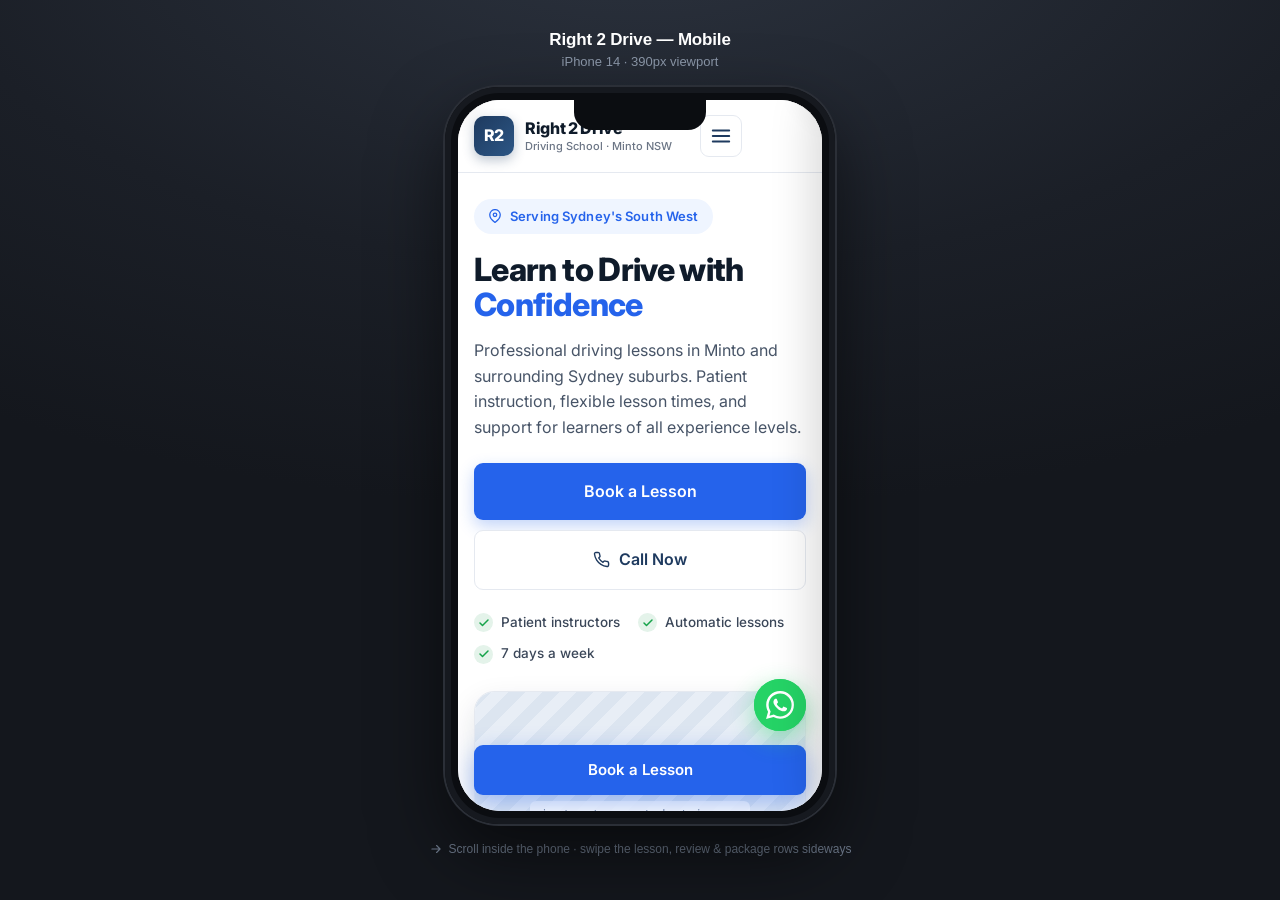
<file: Driving school Sample/Mobile Preview.html>
<!DOCTYPE html>
<html lang="en">
<head>
<meta charset="UTF-8">
<meta name="viewport" content="width=device-width, initial-scale=1.0">
<title>Right 2 Drive — Mobile Preview</title>
<style>
  * { box-sizing: border-box; }
  html, body { margin: 0; height: 100%; }
  body {
    background: radial-gradient(1200px 600px at 50% -10%, #2c3champ 0, #1b1f27 60%, #14171d 100%);
    background: radial-gradient(1200px 600px at 50% -10%, #2c333f 0, #1b1f27 60%, #14171d 100%);
    font-family: -apple-system, BlinkMacSystemFont, "Segoe UI", Roboto, sans-serif;
    display: flex; flex-direction: column; align-items: center; gap: 18px;
    padding: 30px 16px 44px; min-height: 100%;
  }
  .head { text-align: center; color: #cdd6e4; }
  .head h1 { margin: 0 0 4px; font-size: 17px; font-weight: 700; color: #fff; letter-spacing: -0.01em; }
  .head p { margin: 0; font-size: 13px; color: #8b97a8; }

  .device {
    position: relative; width: 390px; max-width: 100%;
    height: min(844px, calc(100vh - 150px));
    background: #0b0d11; border-radius: 54px; padding: 13px;
    box-shadow: 0 0 0 2px #2b2f37, 0 30px 70px rgba(0,0,0,.55), inset 0 0 0 6px #16191f;
  }
  .screen {
    position: relative; width: 100%; height: 100%;
    border-radius: 42px; overflow: hidden; background: #fff;
  }
  .screen iframe { width: 100%; height: 100%; border: 0; display: block; }
  .notch {
    position: absolute; top: 0; left: 50%; transform: translateX(-50%);
    width: 132px; height: 30px; background: #0b0d11;
    border-bottom-left-radius: 18px; border-bottom-right-radius: 18px; z-index: 5;
  }
  .hint { font-size: 12px; color: #6f7b8d; display: flex; align-items: center; gap: 6px; }
  .hint svg { width: 14px; height: 14px; }
</style>
</head>
<body>
  <div class="head">
    <h1>Right 2 Drive — Mobile</h1>
    <p>iPhone 14 · 390px viewport</p>
  </div>
  <div class="device">
    <div class="screen">
      <div class="notch"></div>
      <iframe src="Right 2 Drive.html" title="Right 2 Drive mobile" loading="eager"></iframe>
    </div>
  </div>
  <div class="hint">
    <svg viewBox="0 0 24 24" fill="none" stroke="currentColor" stroke-width="2" stroke-linecap="round" stroke-linejoin="round"><path d="M5 12h14M13 6l6 6-6 6"/></svg>
    Scroll inside the phone · swipe the lesson, review &amp; package rows sideways
  </div>
</body>
</html>
</file>
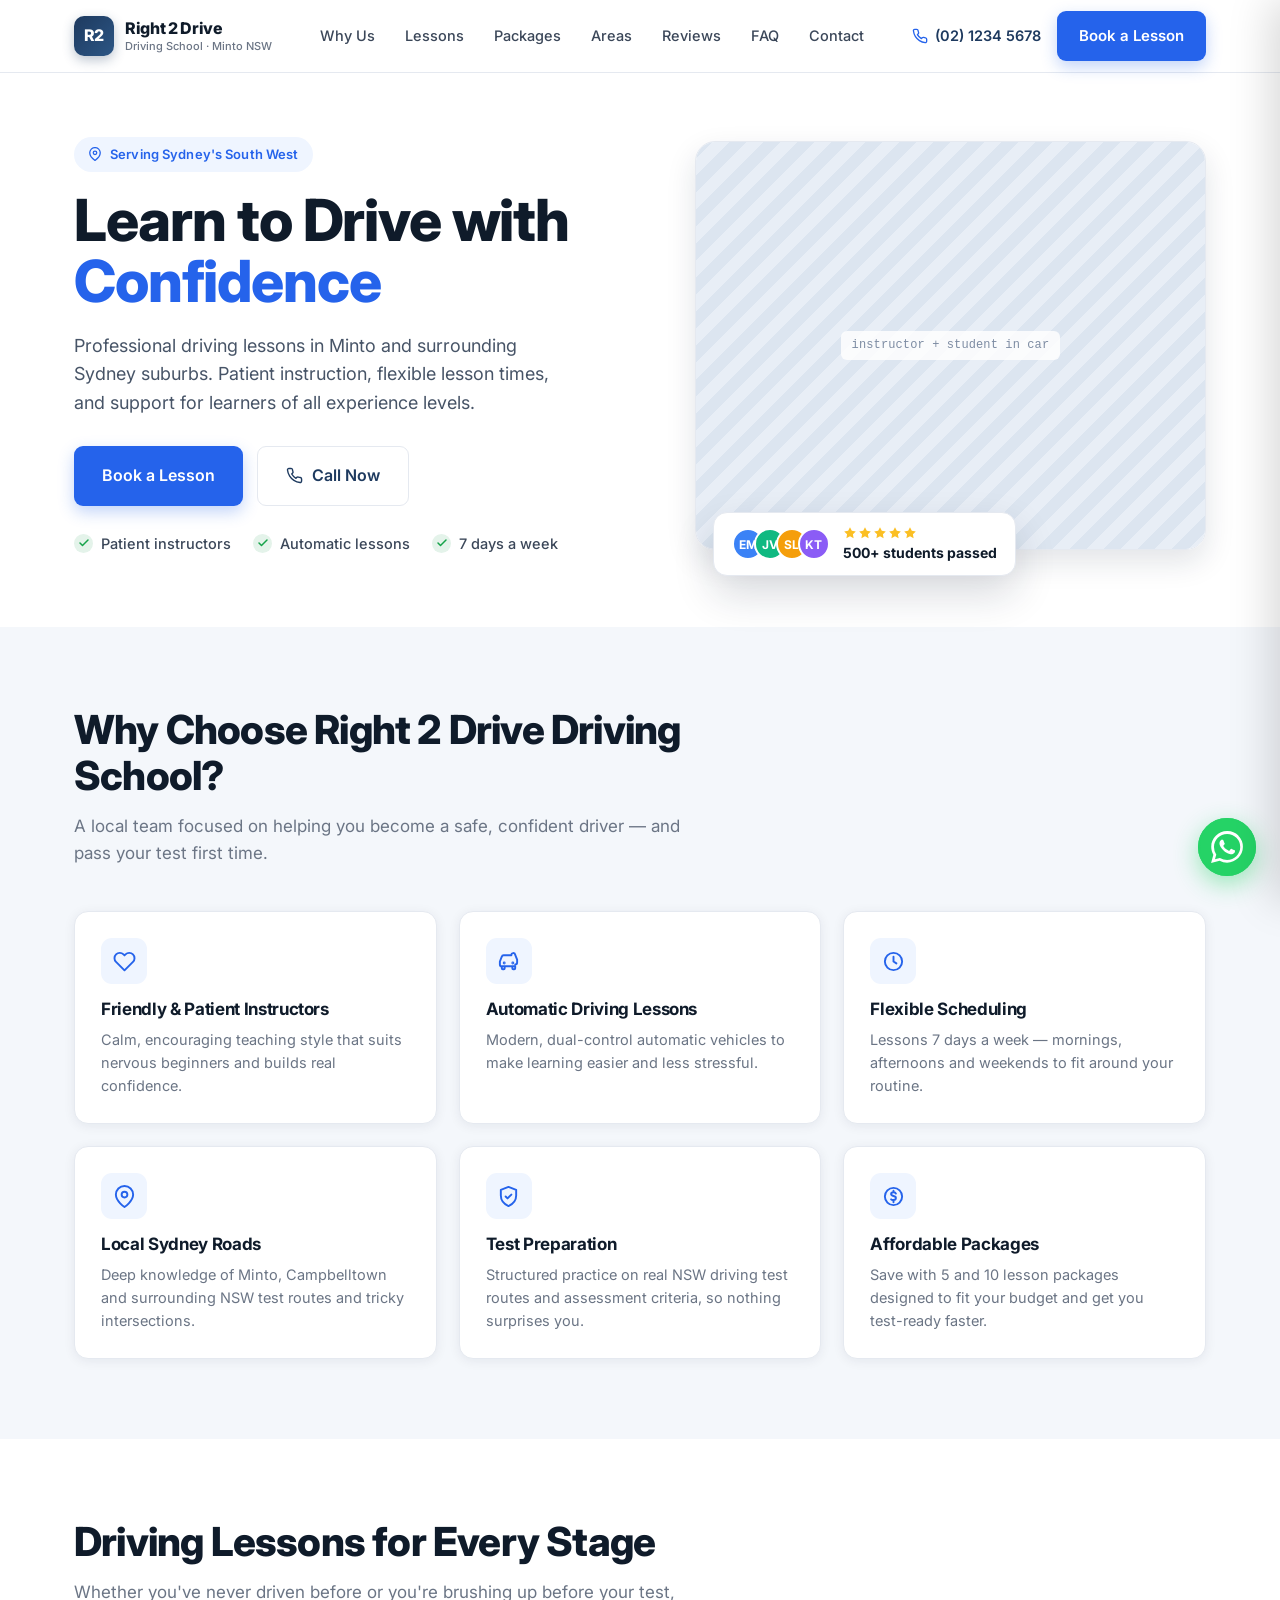
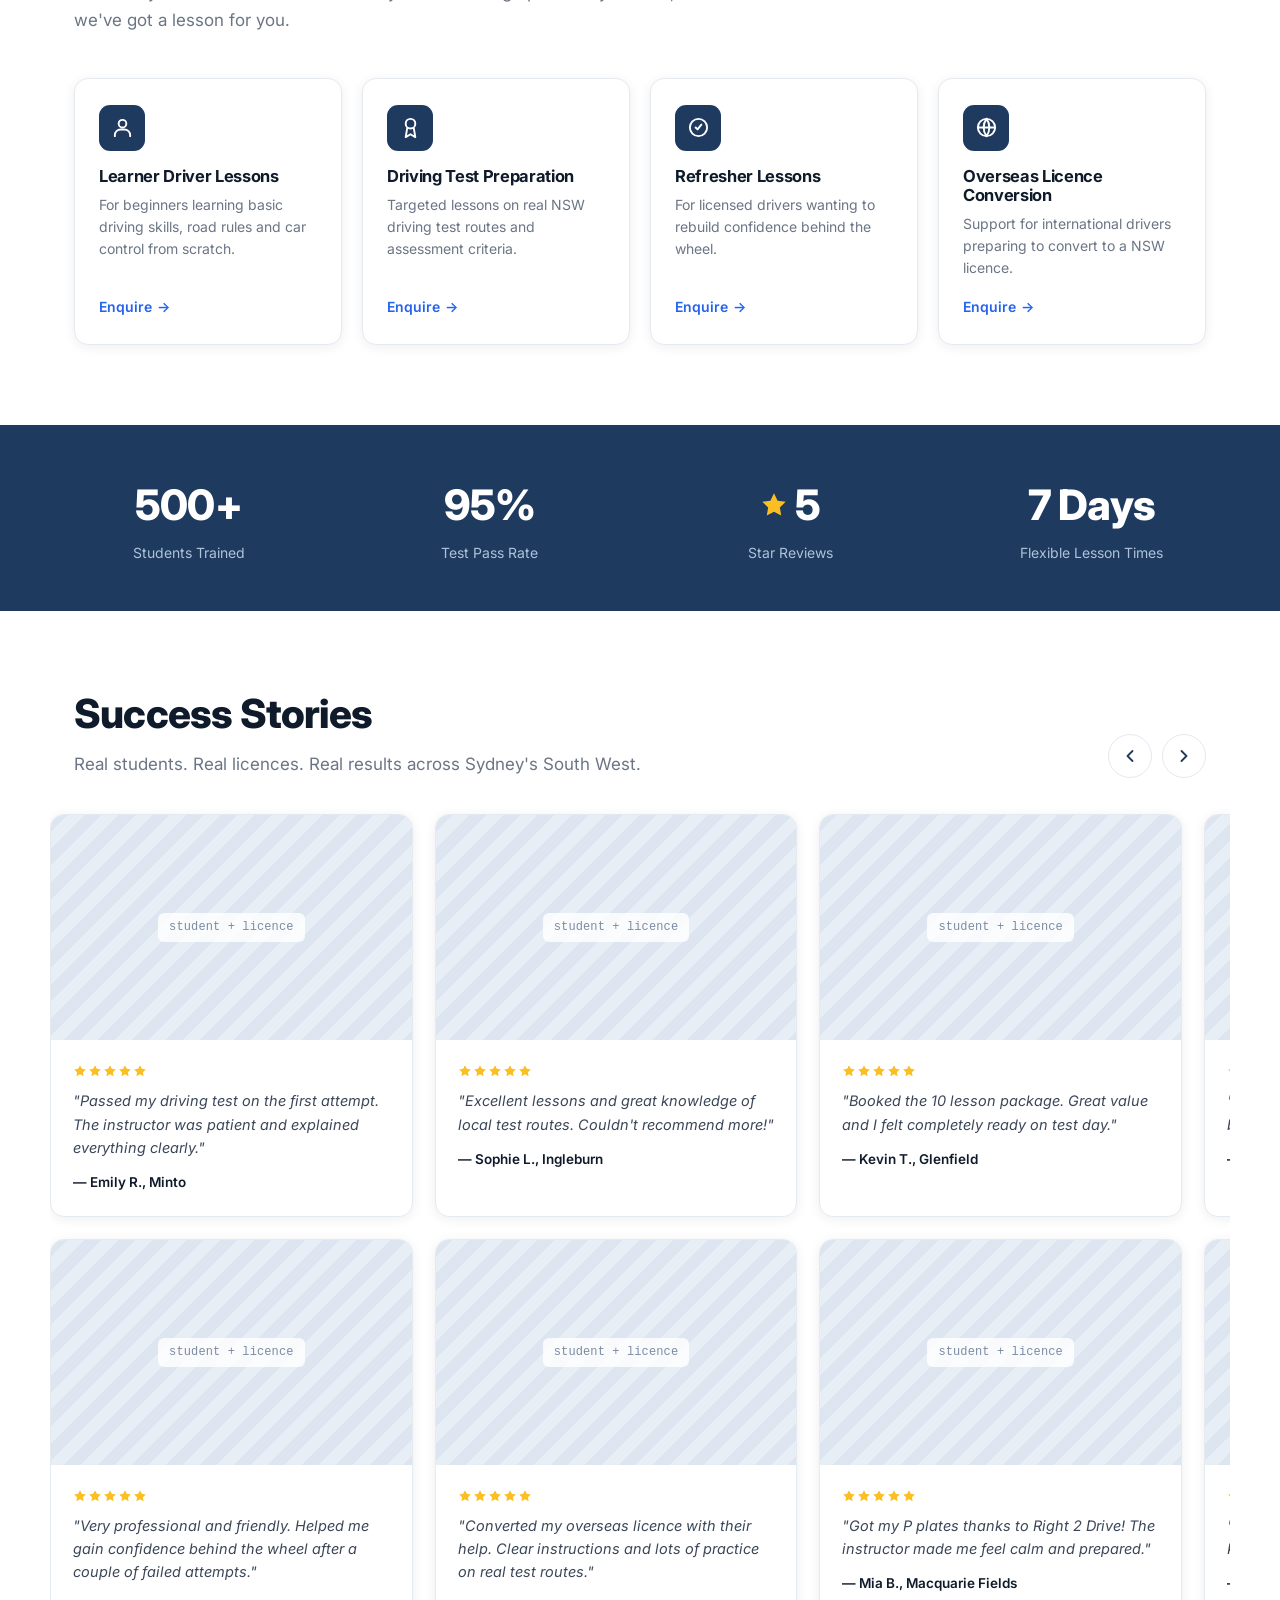
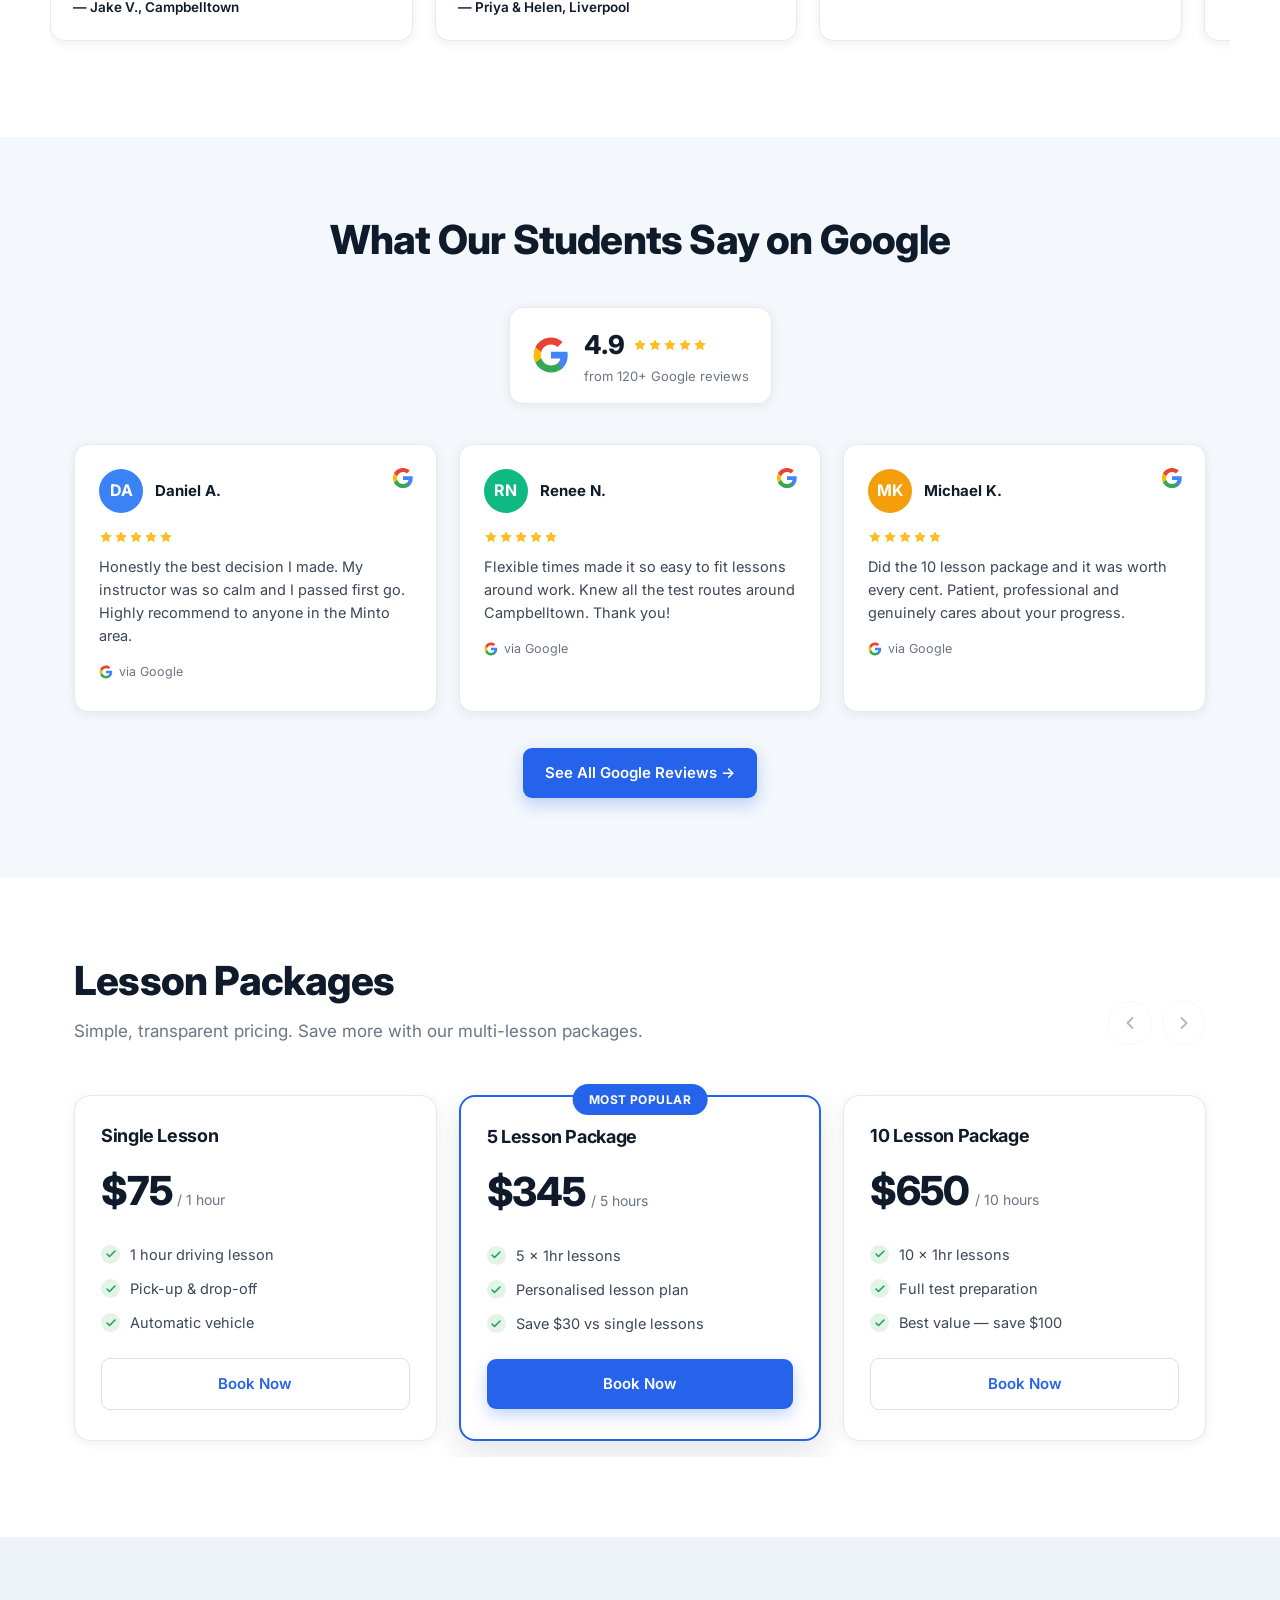
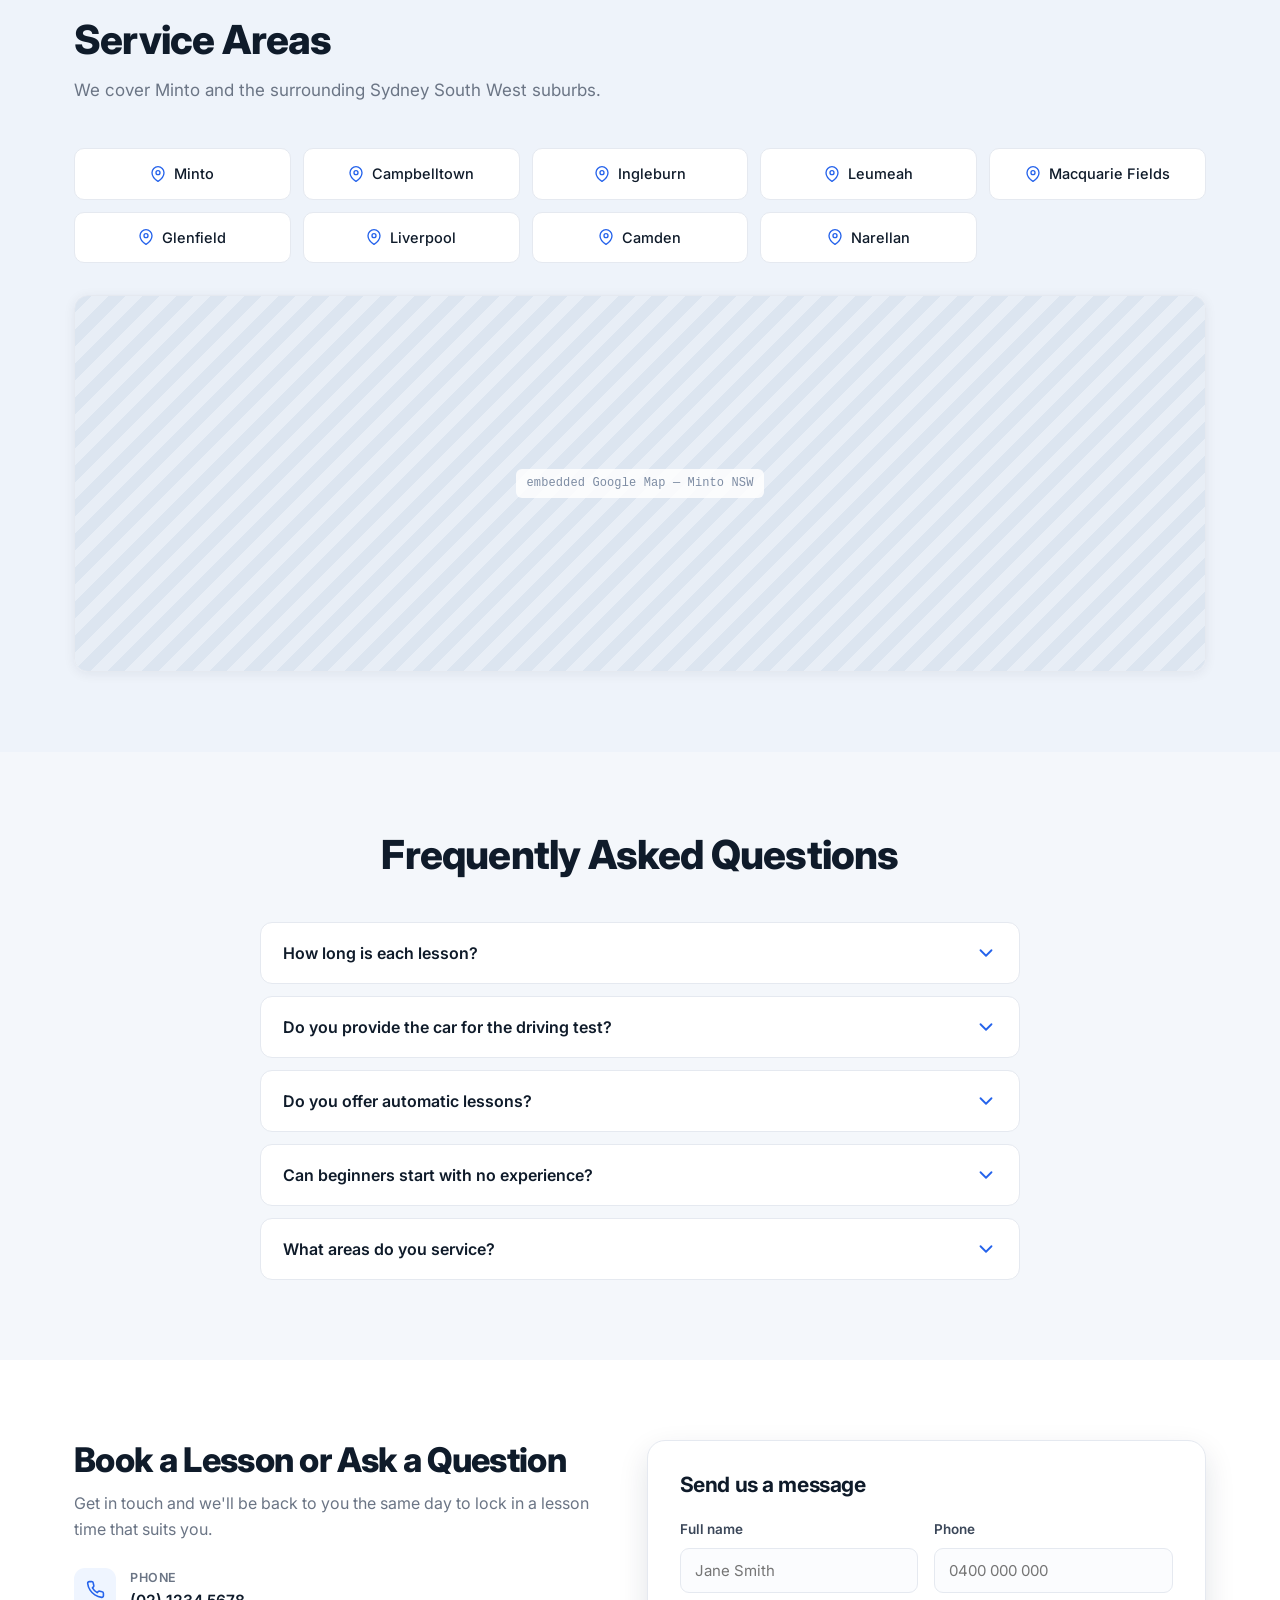
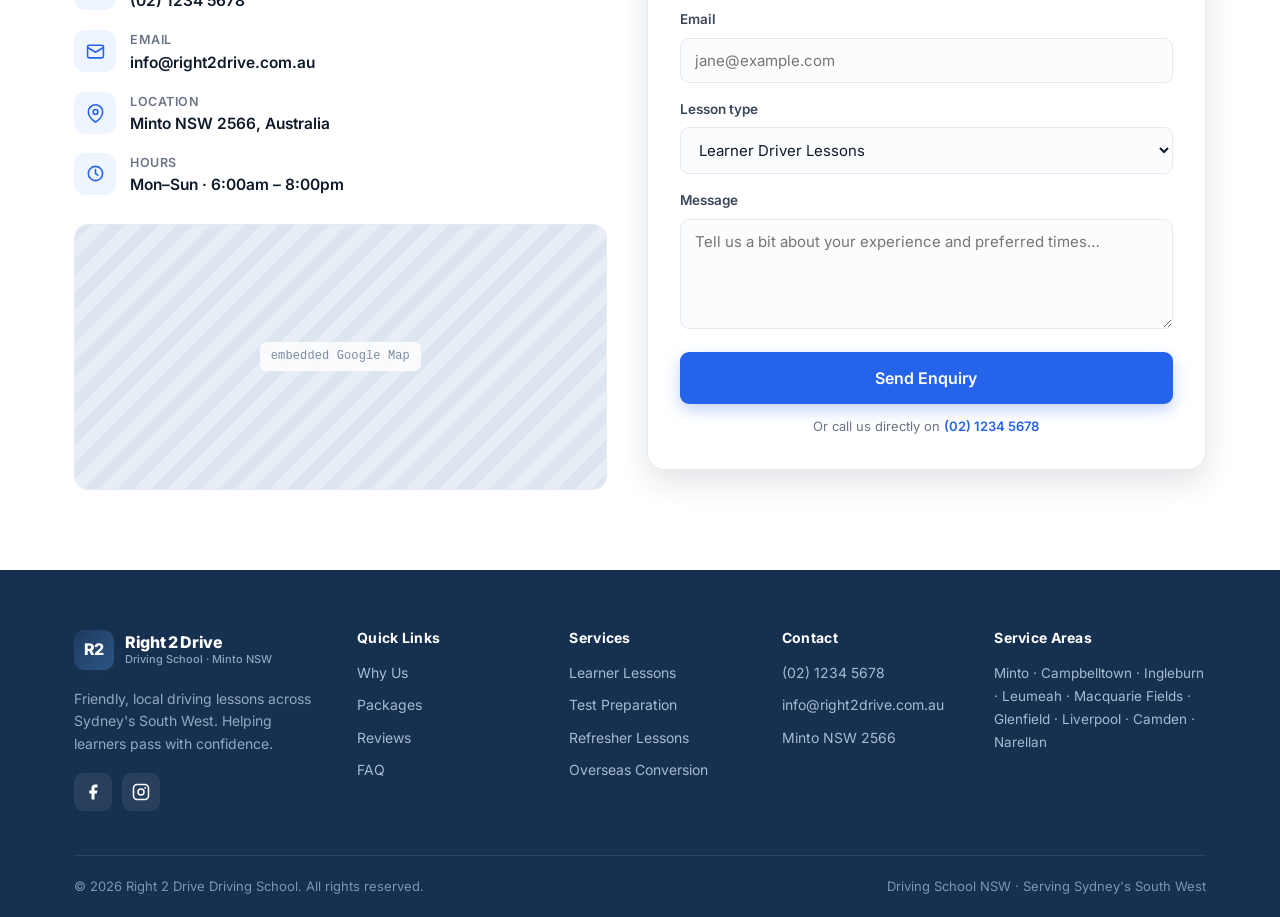
<file: Driving school Sample/Right 2 Drive.html>
<!DOCTYPE html>
<html lang="en">
<head>
<meta charset="UTF-8">
<meta name="viewport" content="width=device-width, initial-scale=1.0">
<title>Right 2 Drive — Driving School · Minto NSW</title>
<link rel="preconnect" href="https://fonts.googleapis.com">
<link rel="preconnect" href="https://fonts.gstatic.com" crossorigin>
<link href="https://fonts.googleapis.com/css2?family=Inter:wght@400;500;600;700;800&display=swap" rel="stylesheet">
<link rel="stylesheet" href="styles.css">
</head>
<body>

<!-- ===== HEADER ===== -->
<header class="header">
  <div class="wrap nav">
    <a href="#top" class="brand">
      <span class="badge">R2</span>
      <span class="brand-text">
        <span class="name">Right 2 Drive</span>
        <span class="tag">Driving School · Minto NSW</span>
      </span>
    </a>
    <nav class="nav-links">
      <a href="#why">Why Us</a>
      <a href="#lessons">Lessons</a>
      <a href="#packages">Packages</a>
      <a href="#areas">Areas</a>
      <a href="#reviews">Reviews</a>
      <a href="#faq">FAQ</a>
      <a href="#contact">Contact</a>
    </nav>
    <div class="nav-right">
      <a href="tel:+61212345678" class="nav-phone">
        <svg viewBox="0 0 24 24" fill="none" stroke="currentColor" stroke-width="2" stroke-linecap="round" stroke-linejoin="round"><path d="M22 16.92v3a2 2 0 0 1-2.18 2 19.79 19.79 0 0 1-8.63-3.07 19.5 19.5 0 0 1-6-6 19.79 19.79 0 0 1-3.07-8.67A2 2 0 0 1 4.11 2h3a2 2 0 0 1 2 1.72 12.84 12.84 0 0 0 .7 2.81 2 2 0 0 1-.45 2.11L8.09 9.91a16 16 0 0 0 6 6l1.27-1.27a2 2 0 0 1 2.11-.45 12.84 12.84 0 0 0 2.81.7A2 2 0 0 1 22 16.92z"/></svg>
        (02) 1234 5678
      </a>
      <a href="#contact" class="btn btn--primary">Book a Lesson</a>
      <button class="hamburger" id="openDrawer" aria-label="Open menu">
        <svg viewBox="0 0 24 24" fill="none" stroke="currentColor" stroke-width="2" stroke-linecap="round"><line x1="3" y1="6" x2="21" y2="6"/><line x1="3" y1="12" x2="21" y2="12"/><line x1="3" y1="18" x2="21" y2="18"/></svg>
      </button>
    </div>
  </div>
</header>

<!-- mobile drawer -->
<div class="drawer-backdrop" id="backdrop"></div>
<aside class="drawer" id="drawer">
  <div class="drawer-top">
    <a href="#top" class="brand">
      <span class="badge">R2</span>
      <span><span class="name">Right 2 Drive</span></span>
    </a>
    <button class="drawer-close" id="closeDrawer" aria-label="Close menu">
      <svg viewBox="0 0 24 24" fill="none" stroke="currentColor" stroke-width="2" stroke-linecap="round"><line x1="18" y1="6" x2="6" y2="18"/><line x1="6" y1="6" x2="18" y2="18"/></svg>
    </button>
  </div>
  <nav class="drawer-links">
    <a href="#why">Why Us</a>
    <a href="#lessons">Lessons</a>
    <a href="#packages">Packages</a>
    <a href="#areas">Areas</a>
    <a href="#reviews">Reviews</a>
    <a href="#faq">FAQ</a>
    <a href="#contact">Contact</a>
  </nav>
  <div class="drawer-cta">
    <a href="tel:+61212345678" class="btn btn--ghost btn--block">Call (02) 1234 5678</a>
    <a href="#contact" class="btn btn--primary btn--block">Book a Lesson</a>
  </div>
</aside>

<main id="top">

<!-- ===== HERO ===== -->
<section class="hero">
  <div class="wrap hero-grid">
    <div class="hero-text">
      <span class="eyebrow">
        <svg width="14" height="14" viewBox="0 0 24 24" fill="none" stroke="currentColor" stroke-width="2.2" stroke-linecap="round" stroke-linejoin="round"><path d="M21 10c0 7-9 13-9 13s-9-6-9-13a9 9 0 0 1 18 0z"/><circle cx="12" cy="10" r="3"/></svg>
        Serving Sydney's South West
      </span>
      <h1>Learn to Drive with<span class="accent">Confidence</span></h1>
      <p class="hero-sub">Professional driving lessons in Minto and surrounding Sydney suburbs. Patient instruction, flexible lesson times, and support for learners of all experience levels.</p>
      <div class="hero-ctas">
        <a href="#contact" class="btn btn--primary btn--lg">Book a Lesson</a>
        <a href="tel:+61212345678" class="btn btn--ghost btn--lg">
          <svg viewBox="0 0 24 24" fill="none" stroke="currentColor" stroke-width="2" stroke-linecap="round" stroke-linejoin="round"><path d="M22 16.92v3a2 2 0 0 1-2.18 2 19.79 19.79 0 0 1-8.63-3.07 19.5 19.5 0 0 1-6-6 19.79 19.79 0 0 1-3.07-8.67A2 2 0 0 1 4.11 2h3a2 2 0 0 1 2 1.72 12.84 12.84 0 0 0 .7 2.81 2 2 0 0 1-.45 2.11L8.09 9.91a16 16 0 0 0 6 6l1.27-1.27a2 2 0 0 1 2.11-.45 12.84 12.84 0 0 0 2.81.7A2 2 0 0 1 22 16.92z"/></svg>
          Call Now
        </a>
      </div>
      <div class="trust-row">
        <span class="trust-item"><span class="tick"><svg viewBox="0 0 24 24" fill="none" stroke="currentColor" stroke-width="3" stroke-linecap="round" stroke-linejoin="round"><polyline points="20 6 9 17 4 12"/></svg></span>Patient instructors</span>
        <span class="trust-item"><span class="tick"><svg viewBox="0 0 24 24" fill="none" stroke="currentColor" stroke-width="3" stroke-linecap="round" stroke-linejoin="round"><polyline points="20 6 9 17 4 12"/></svg></span>Automatic lessons</span>
        <span class="trust-item"><span class="tick"><svg viewBox="0 0 24 24" fill="none" stroke="currentColor" stroke-width="3" stroke-linecap="round" stroke-linejoin="round"><polyline points="20 6 9 17 4 12"/></svg></span>7 days a week</span>
      </div>
    </div>
    <div class="hero-media">
      <div class="hero-photo">
        <div class="ph"><span>instructor + student in car</span></div>
      </div>
      <div class="social-proof">
        <div class="avatar-stack">
          <span style="background:#3B82F6">EM</span>
          <span style="background:#10B981">JV</span>
          <span style="background:#F59E0B">SL</span>
          <span style="background:#8B5CF6">KT</span>
        </div>
        <div class="sp-text">
          <span class="stars"><svg viewBox="0 0 24 24" fill="currentColor"><polygon points="12 2 15.09 8.26 22 9.27 17 14.14 18.18 21.02 12 17.77 5.82 21.02 7 14.14 2 9.27 8.91 8.26 12 2"/></svg><svg viewBox="0 0 24 24" fill="currentColor"><polygon points="12 2 15.09 8.26 22 9.27 17 14.14 18.18 21.02 12 17.77 5.82 21.02 7 14.14 2 9.27 8.91 8.26 12 2"/></svg><svg viewBox="0 0 24 24" fill="currentColor"><polygon points="12 2 15.09 8.26 22 9.27 17 14.14 18.18 21.02 12 17.77 5.82 21.02 7 14.14 2 9.27 8.91 8.26 12 2"/></svg><svg viewBox="0 0 24 24" fill="currentColor"><polygon points="12 2 15.09 8.26 22 9.27 17 14.14 18.18 21.02 12 17.77 5.82 21.02 7 14.14 2 9.27 8.91 8.26 12 2"/></svg><svg viewBox="0 0 24 24" fill="currentColor"><polygon points="12 2 15.09 8.26 22 9.27 17 14.14 18.18 21.02 12 17.77 5.82 21.02 7 14.14 2 9.27 8.91 8.26 12 2"/></svg></span>
          <strong>500+ students passed</strong>
        </div>
      </div>
    </div>
  </div>
</section>

<!-- ===== WHY CHOOSE US ===== -->
<section class="section section--grey" id="why">
  <div class="wrap">
    <div class="sec-head">
      <h2>Why Choose Right 2 Drive Driving School?</h2>
      <p>A local team focused on helping you become a safe, confident driver — and pass your test first time.</p>
    </div>
    <div class="grid-3">
      <article class="feature-card">
        <div class="feature-ic"><svg viewBox="0 0 24 24" fill="none" stroke="currentColor" stroke-width="2" stroke-linecap="round" stroke-linejoin="round"><path d="M20.84 4.61a5.5 5.5 0 0 0-7.78 0L12 5.67l-1.06-1.06a5.5 5.5 0 0 0-7.78 7.78l1.06 1.06L12 21.23l7.78-7.78 1.06-1.06a5.5 5.5 0 0 0 0-7.78z"/></svg></div>
        <h3>Friendly &amp; Patient Instructors</h3>
        <p>Calm, encouraging teaching style that suits nervous beginners and builds real confidence.</p>
      </article>
      <article class="feature-card">
        <div class="feature-ic"><svg viewBox="0 0 24 24" fill="none" stroke="currentColor" stroke-width="2" stroke-linecap="round" stroke-linejoin="round"><path d="M5 17h14M5 17a2 2 0 0 1-2-2v-3l2-5a2 2 0 0 1 2-1.5h8A2 2 0 0 1 19 5l2 5v3a2 2 0 0 1-2 2M5 17v2a1 1 0 0 0 1 1h1a1 1 0 0 0 1-1v-2m8 0v2a1 1 0 0 0 1 1h1a1 1 0 0 0 1-1v-2"/><circle cx="7.5" cy="13.5" r="0.5" fill="currentColor"/><circle cx="16.5" cy="13.5" r="0.5" fill="currentColor"/></svg></div>
        <h3>Automatic Driving Lessons</h3>
        <p>Modern, dual-control automatic vehicles to make learning easier and less stressful.</p>
      </article>
      <article class="feature-card">
        <div class="feature-ic"><svg viewBox="0 0 24 24" fill="none" stroke="currentColor" stroke-width="2" stroke-linecap="round" stroke-linejoin="round"><circle cx="12" cy="12" r="9"/><polyline points="12 7 12 12 15 14"/></svg></div>
        <h3>Flexible Scheduling</h3>
        <p>Lessons 7 days a week — mornings, afternoons and weekends to fit around your routine.</p>
      </article>
      <article class="feature-card">
        <div class="feature-ic"><svg viewBox="0 0 24 24" fill="none" stroke="currentColor" stroke-width="2" stroke-linecap="round" stroke-linejoin="round"><path d="M21 10c0 7-9 13-9 13s-9-6-9-13a9 9 0 0 1 18 0z"/><circle cx="12" cy="10" r="3"/></svg></div>
        <h3>Local Sydney Roads</h3>
        <p>Deep knowledge of Minto, Campbelltown and surrounding NSW test routes and tricky intersections.</p>
      </article>
      <article class="feature-card">
        <div class="feature-ic"><svg viewBox="0 0 24 24" fill="none" stroke="currentColor" stroke-width="2" stroke-linecap="round" stroke-linejoin="round"><path d="M12 2L4 5v6c0 5 3.5 9 8 11 4.5-2 8-6 8-11V5l-8-3z"/><polyline points="9 12 11 14 15 10"/></svg></div>
        <h3>Test Preparation</h3>
        <p>Structured practice on real NSW driving test routes and assessment criteria, so nothing surprises you.</p>
      </article>
      <article class="feature-card">
        <div class="feature-ic"><svg viewBox="0 0 24 24" fill="none" stroke="currentColor" stroke-width="2" stroke-linecap="round" stroke-linejoin="round"><circle cx="12" cy="12" r="9"/><path d="M14.5 9a2.5 2.5 0 0 0-2.5-1.5c-1.5 0-2.5.8-2.5 2s1 1.7 2.5 2 2.5.9 2.5 2-1 2-2.5 2A2.5 2.5 0 0 1 9.5 15M12 6v1.5M12 16.5V18"/></svg></div>
        <h3>Affordable Packages</h3>
        <p>Save with 5 and 10 lesson packages designed to fit your budget and get you test-ready faster.</p>
      </article>
    </div>
  </div>
</section>

<!-- ===== LESSON TYPES ===== -->
<section class="section" id="lessons">
  <div class="wrap">
    <div class="sec-head">
      <h2>Driving Lessons for Every Stage</h2>
      <p>Whether you've never driven before or you're brushing up before your test, we've got a lesson for you.</p>
    </div>
    <div class="grid-4">
      <article class="lesson-card">
        <div class="feature-ic"><svg viewBox="0 0 24 24" fill="none" stroke="currentColor" stroke-width="2" stroke-linecap="round" stroke-linejoin="round"><circle cx="12" cy="8" r="4"/><path d="M4 21v-1a6 6 0 0 1 6-6h4a6 6 0 0 1 6 6v1"/></svg></div>
        <h3>Learner Driver Lessons</h3>
        <p>For beginners learning basic driving skills, road rules and car control from scratch.</p>
        <a href="#contact" class="enquire">Enquire <span>→</span></a>
      </article>
      <article class="lesson-card">
        <div class="feature-ic"><svg viewBox="0 0 24 24" fill="none" stroke="currentColor" stroke-width="2" stroke-linecap="round" stroke-linejoin="round"><circle cx="12" cy="8" r="5"/><path d="M8.5 13 7 22l5-3 5 3-1.5-9"/></svg></div>
        <h3>Driving Test Preparation</h3>
        <p>Targeted lessons on real NSW driving test routes and assessment criteria.</p>
        <a href="#contact" class="enquire">Enquire <span>→</span></a>
      </article>
      <article class="lesson-card">
        <div class="feature-ic"><svg viewBox="0 0 24 24" fill="none" stroke="currentColor" stroke-width="2" stroke-linecap="round" stroke-linejoin="round"><circle cx="12" cy="12" r="9"/><polyline points="9 12 11 14 15 9"/></svg></div>
        <h3>Refresher Lessons</h3>
        <p>For licensed drivers wanting to rebuild confidence behind the wheel.</p>
        <a href="#contact" class="enquire">Enquire <span>→</span></a>
      </article>
      <article class="lesson-card">
        <div class="feature-ic"><svg viewBox="0 0 24 24" fill="none" stroke="currentColor" stroke-width="2" stroke-linecap="round" stroke-linejoin="round"><circle cx="12" cy="12" r="9"/><path d="M3 12h18M12 3a15 15 0 0 1 0 18M12 3a15 15 0 0 0 0 18"/></svg></div>
        <h3>Overseas Licence Conversion</h3>
        <p>Support for international drivers preparing to convert to a NSW licence.</p>
        <a href="#contact" class="enquire">Enquire <span>→</span></a>
      </article>
    </div>
  </div>
</section>

<!-- ===== STATS ===== -->
<section class="stats">
  <div class="wrap stats-grid">
    <div class="stat"><div class="num">500+</div><div class="lbl">Students Trained</div></div>
    <div class="stat"><div class="num">95%</div><div class="lbl">Test Pass Rate</div></div>
    <div class="stat"><div class="num"><svg viewBox="0 0 24 24" fill="currentColor"><polygon points="12 2 15.09 8.26 22 9.27 17 14.14 18.18 21.02 12 17.77 5.82 21.02 7 14.14 2 9.27 8.91 8.26 12 2"/></svg>5</div><div class="lbl">Star Reviews</div></div>
    <div class="stat"><div class="num">7 Days</div><div class="lbl">Flexible Lesson Times</div></div>
  </div>
</section>

<!-- ===== SUCCESS STORIES ===== -->
<section class="section" id="stories">
  <div class="wrap">
    <div class="carousel-head">
      <div class="sec-head">
        <h2>Success Stories</h2>
        <p>Real students. Real licences. Real results across Sydney's South West.</p>
      </div>
      <div class="scroll-ctrls">
        <button class="sc-btn" data-dir="-1" aria-label="Scroll left"><svg viewBox="0 0 24 24" fill="none" stroke="currentColor" stroke-width="2.2" stroke-linecap="round" stroke-linejoin="round"><polyline points="15 18 9 12 15 6"/></svg></button>
        <button class="sc-btn" data-dir="1" aria-label="Scroll right"><svg viewBox="0 0 24 24" fill="none" stroke="currentColor" stroke-width="2.2" stroke-linecap="round" stroke-linejoin="round"><polyline points="9 18 15 12 9 6"/></svg></button>
      </div>
    </div>
    <div class="carousel">
    <div class="hscroll story-scroll">
      <article class="story-card">
        <div class="story-photo"><div class="ph"><span>student + licence</span></div></div>
        <div class="story-body">
          <span class="stars" data-stars></span>
          <p class="story-quote">"Passed my driving test on the first attempt. The instructor was patient and explained everything clearly."</p>
          <p class="story-name">— Emily R., Minto</p>
        </div>
      </article>
      <article class="story-card">
        <div class="story-photo"><div class="ph"><span>student + licence</span></div></div>
        <div class="story-body">
          <span class="stars" data-stars></span>
          <p class="story-quote">"Very professional and friendly. Helped me gain confidence behind the wheel after a couple of failed attempts."</p>
          <p class="story-name">— Jake V., Campbelltown</p>
        </div>
      </article>
      <article class="story-card">
        <div class="story-photo"><div class="ph"><span>student + licence</span></div></div>
        <div class="story-body">
          <span class="stars" data-stars></span>
          <p class="story-quote">"Excellent lessons and great knowledge of local test routes. Couldn't recommend more!"</p>
          <p class="story-name">— Sophie L., Ingleburn</p>
        </div>
      </article>
      <article class="story-card">
        <div class="story-photo"><div class="ph"><span>student + licence</span></div></div>
        <div class="story-body">
          <span class="stars" data-stars></span>
          <p class="story-quote">"Converted my overseas licence with their help. Clear instructions and lots of practice on real test routes."</p>
          <p class="story-name">— Priya &amp; Helen, Liverpool</p>
        </div>
      </article>
      <article class="story-card">
        <div class="story-photo"><div class="ph"><span>student + licence</span></div></div>
        <div class="story-body">
          <span class="stars" data-stars></span>
          <p class="story-quote">"Booked the 10 lesson package. Great value and I felt completely ready on test day."</p>
          <p class="story-name">— Kevin T., Glenfield</p>
        </div>
      </article>
      <article class="story-card">
        <div class="story-photo"><div class="ph"><span>student + licence</span></div></div>
        <div class="story-body">
          <span class="stars" data-stars></span>
          <p class="story-quote">"Got my P plates thanks to Right 2 Drive! The instructor made me feel calm and prepared."</p>
          <p class="story-name">— Mia B., Macquarie Fields</p>
        </div>
      </article>
      <article class="story-card">
        <div class="story-photo"><div class="ph"><span>student + licence</span></div></div>
        <div class="story-body">
          <span class="stars" data-stars></span>
          <p class="story-quote">"So patient with me — I was a nervous driver but passed on my second go. Thank you!"</p>
          <p class="story-name">— Aaron D., Leumeah</p>
        </div>
      </article>
      <article class="story-card">
        <div class="story-photo"><div class="ph"><span>student + licence</span></div></div>
        <div class="story-body">
          <span class="stars" data-stars></span>
          <p class="story-quote">"Great communication and always on time. Knew exactly what the testers look for."</p>
          <p class="story-name">— Hannah W., Camden</p>
        </div>
      </article>
      <article class="story-card">
        <div class="story-photo"><div class="ph"><span>student + licence</span></div></div>
        <div class="story-body">
          <span class="stars" data-stars></span>
          <p class="story-quote">"Did a few refresher lessons after years off the road. Confidence is fully back!"</p>
          <p class="story-name">— Tom S., Narellan</p>
        </div>
      </article>
      <article class="story-card">
        <div class="story-photo"><div class="ph"><span>student + licence</span></div></div>
        <div class="story-body">
          <span class="stars" data-stars></span>
          <p class="story-quote">"Booked the 5 lesson package for my daughter. Friendly, reliable and great value."</p>
          <p class="story-name">— Donna F., Minto</p>
        </div>
      </article>
      <article class="story-card">
        <div class="story-photo"><div class="ph"><span>student + licence</span></div></div>
        <div class="story-body">
          <span class="stars" data-stars></span>
          <p class="story-quote">"Helped me convert my overseas licence with zero stress. Highly recommended!"</p>
          <p class="story-name">— Ahmed K., Liverpool</p>
        </div>
      </article>
      <article class="story-card">
        <div class="story-photo"><div class="ph"><span>student + licence</span></div></div>
        <div class="story-body">
          <span class="stars" data-stars></span>
          <p class="story-quote">"Passed first time at Campbelltown! The mock test lesson made all the difference."</p>
          <p class="story-name">— Grace L., Ingleburn</p>
        </div>
      </article>
    </div>
    </div>
  </div>
</section>

<!-- ===== GOOGLE REVIEWS ===== -->
<section class="section section--grey" id="reviews">
  <div class="wrap">
    <div class="sec-head center">
      <h2>What Our Students Say on Google</h2>
    </div>
    <div style="text-align:center">
      <div class="google-badge">
        <span class="glogo">GLOGO</span>
        <div style="text-align:left">
          <div style="display:flex;align-items:center;gap:8px"><span class="grate">4.9</span><span class="stars" data-stars></span></div>
          <div class="gsub">from 120+ Google reviews</div>
        </div>
      </div>
    </div>
    <div class="grid-3">
      <article class="review-card">
        <span class="glogo-sm">GLOGO</span>
        <div class="review-head">
          <div class="review-avatar" style="background:#3B82F6">DA</div>
          <div><div class="rname">Daniel A.</div></div>
        </div>
        <span class="stars" data-stars></span>
        <p class="review-text">Honestly the best decision I made. My instructor was so calm and I passed first go. Highly recommend to anyone in the Minto area.</p>
        <span class="review-via"><span class="glogo-xs">GLOGO</span> via Google</span>
      </article>
      <article class="review-card">
        <span class="glogo-sm">GLOGO</span>
        <div class="review-head">
          <div class="review-avatar" style="background:#10B981">RN</div>
          <div><div class="rname">Renee N.</div></div>
        </div>
        <span class="stars" data-stars></span>
        <p class="review-text">Flexible times made it so easy to fit lessons around work. Knew all the test routes around Campbelltown. Thank you!</p>
        <span class="review-via"><span class="glogo-xs">GLOGO</span> via Google</span>
      </article>
      <article class="review-card">
        <span class="glogo-sm">GLOGO</span>
        <div class="review-head">
          <div class="review-avatar" style="background:#F59E0B">MK</div>
          <div><div class="rname">Michael K.</div></div>
        </div>
        <span class="stars" data-stars></span>
        <p class="review-text">Did the 10 lesson package and it was worth every cent. Patient, professional and genuinely cares about your progress.</p>
        <span class="review-via"><span class="glogo-xs">GLOGO</span> via Google</span>
      </article>
    </div>
    <div style="text-align:center;margin-top:36px">
      <a href="#" class="btn btn--primary">See All Google Reviews →</a>
    </div>
  </div>
</section>

<!-- ===== PACKAGES ===== -->
<section class="section" id="packages">
  <div class="wrap">
    <div class="carousel-head">
      <div class="sec-head">
        <h2>Lesson Packages</h2>
        <p>Simple, transparent pricing. Save more with our multi-lesson packages.</p>
      </div>
      <div class="scroll-ctrls">
        <button class="sc-btn" data-dir="-1" aria-label="Scroll left"><svg viewBox="0 0 24 24" fill="none" stroke="currentColor" stroke-width="2.2" stroke-linecap="round" stroke-linejoin="round"><polyline points="15 18 9 12 15 6"/></svg></button>
        <button class="sc-btn" data-dir="1" aria-label="Scroll right"><svg viewBox="0 0 24 24" fill="none" stroke="currentColor" stroke-width="2.2" stroke-linecap="round" stroke-linejoin="round"><polyline points="9 18 15 12 9 6"/></svg></button>
      </div>
    </div>
    <div class="carousel">
    <div class="pkg-grid hscroll">
      <article class="pkg-card">
        <h3>Single Lesson</h3>
        <div class="pkg-price"><span class="amt">$75</span><span class="per">/ 1 hour</span></div>
        <ul class="pkg-feats">
          <li><span class="tick"><svg viewBox="0 0 24 24" fill="none" stroke="currentColor" stroke-width="3" stroke-linecap="round" stroke-linejoin="round"><polyline points="20 6 9 17 4 12"/></svg></span>1 hour driving lesson</li>
          <li><span class="tick"><svg viewBox="0 0 24 24" fill="none" stroke="currentColor" stroke-width="3" stroke-linecap="round" stroke-linejoin="round"><polyline points="20 6 9 17 4 12"/></svg></span>Pick-up &amp; drop-off</li>
          <li><span class="tick"><svg viewBox="0 0 24 24" fill="none" stroke="currentColor" stroke-width="3" stroke-linecap="round" stroke-linejoin="round"><polyline points="20 6 9 17 4 12"/></svg></span>Automatic vehicle</li>
        </ul>
        <a href="#contact" class="btn btn--outline btn--block">Book Now</a>
      </article>
      <article class="pkg-card popular">
        <span class="pkg-flag">Most Popular</span>
        <h3>5 Lesson Package</h3>
        <div class="pkg-price"><span class="amt">$345</span><span class="per">/ 5 hours</span></div>
        <ul class="pkg-feats">
          <li><span class="tick"><svg viewBox="0 0 24 24" fill="none" stroke="currentColor" stroke-width="3" stroke-linecap="round" stroke-linejoin="round"><polyline points="20 6 9 17 4 12"/></svg></span>5 × 1hr lessons</li>
          <li><span class="tick"><svg viewBox="0 0 24 24" fill="none" stroke="currentColor" stroke-width="3" stroke-linecap="round" stroke-linejoin="round"><polyline points="20 6 9 17 4 12"/></svg></span>Personalised lesson plan</li>
          <li><span class="tick"><svg viewBox="0 0 24 24" fill="none" stroke="currentColor" stroke-width="3" stroke-linecap="round" stroke-linejoin="round"><polyline points="20 6 9 17 4 12"/></svg></span>Save $30 vs single lessons</li>
        </ul>
        <a href="#contact" class="btn btn--primary btn--block">Book Now</a>
      </article>
      <article class="pkg-card">
        <h3>10 Lesson Package</h3>
        <div class="pkg-price"><span class="amt">$650</span><span class="per">/ 10 hours</span></div>
        <ul class="pkg-feats">
          <li><span class="tick"><svg viewBox="0 0 24 24" fill="none" stroke="currentColor" stroke-width="3" stroke-linecap="round" stroke-linejoin="round"><polyline points="20 6 9 17 4 12"/></svg></span>10 × 1hr lessons</li>
          <li><span class="tick"><svg viewBox="0 0 24 24" fill="none" stroke="currentColor" stroke-width="3" stroke-linecap="round" stroke-linejoin="round"><polyline points="20 6 9 17 4 12"/></svg></span>Full test preparation</li>
          <li><span class="tick"><svg viewBox="0 0 24 24" fill="none" stroke="currentColor" stroke-width="3" stroke-linecap="round" stroke-linejoin="round"><polyline points="20 6 9 17 4 12"/></svg></span>Best value — save $100</li>
        </ul>
        <a href="#contact" class="btn btn--outline btn--block">Book Now</a>
      </article>
    </div>
    </div>
  </div>
</section>

<!-- ===== SERVICE AREAS ===== -->
<section class="section section--tint" id="areas">
  <div class="wrap">
    <div class="sec-head">
      <h2>Service Areas</h2>
      <p>We cover Minto and the surrounding Sydney South West suburbs.</p>
    </div>
    <div class="area-grid">
      <span class="area-pill"><svg viewBox="0 0 24 24" fill="none" stroke="currentColor" stroke-width="2" stroke-linecap="round" stroke-linejoin="round"><path d="M21 10c0 7-9 13-9 13s-9-6-9-13a9 9 0 0 1 18 0z"/><circle cx="12" cy="10" r="3"/></svg>Minto</span>
      <span class="area-pill"><svg viewBox="0 0 24 24" fill="none" stroke="currentColor" stroke-width="2" stroke-linecap="round" stroke-linejoin="round"><path d="M21 10c0 7-9 13-9 13s-9-6-9-13a9 9 0 0 1 18 0z"/><circle cx="12" cy="10" r="3"/></svg>Campbelltown</span>
      <span class="area-pill"><svg viewBox="0 0 24 24" fill="none" stroke="currentColor" stroke-width="2" stroke-linecap="round" stroke-linejoin="round"><path d="M21 10c0 7-9 13-9 13s-9-6-9-13a9 9 0 0 1 18 0z"/><circle cx="12" cy="10" r="3"/></svg>Ingleburn</span>
      <span class="area-pill"><svg viewBox="0 0 24 24" fill="none" stroke="currentColor" stroke-width="2" stroke-linecap="round" stroke-linejoin="round"><path d="M21 10c0 7-9 13-9 13s-9-6-9-13a9 9 0 0 1 18 0z"/><circle cx="12" cy="10" r="3"/></svg>Leumeah</span>
      <span class="area-pill"><svg viewBox="0 0 24 24" fill="none" stroke="currentColor" stroke-width="2" stroke-linecap="round" stroke-linejoin="round"><path d="M21 10c0 7-9 13-9 13s-9-6-9-13a9 9 0 0 1 18 0z"/><circle cx="12" cy="10" r="3"/></svg>Macquarie Fields</span>
      <span class="area-pill"><svg viewBox="0 0 24 24" fill="none" stroke="currentColor" stroke-width="2" stroke-linecap="round" stroke-linejoin="round"><path d="M21 10c0 7-9 13-9 13s-9-6-9-13a9 9 0 0 1 18 0z"/><circle cx="12" cy="10" r="3"/></svg>Glenfield</span>
      <span class="area-pill"><svg viewBox="0 0 24 24" fill="none" stroke="currentColor" stroke-width="2" stroke-linecap="round" stroke-linejoin="round"><path d="M21 10c0 7-9 13-9 13s-9-6-9-13a9 9 0 0 1 18 0z"/><circle cx="12" cy="10" r="3"/></svg>Liverpool</span>
      <span class="area-pill"><svg viewBox="0 0 24 24" fill="none" stroke="currentColor" stroke-width="2" stroke-linecap="round" stroke-linejoin="round"><path d="M21 10c0 7-9 13-9 13s-9-6-9-13a9 9 0 0 1 18 0z"/><circle cx="12" cy="10" r="3"/></svg>Camden</span>
      <span class="area-pill"><svg viewBox="0 0 24 24" fill="none" stroke="currentColor" stroke-width="2" stroke-linecap="round" stroke-linejoin="round"><path d="M21 10c0 7-9 13-9 13s-9-6-9-13a9 9 0 0 1 18 0z"/><circle cx="12" cy="10" r="3"/></svg>Narellan</span>
    </div>
    <div class="map-embed"><div class="ph"><span>embedded Google Map — Minto NSW</span></div></div>
  </div>
</section>

<!-- ===== FAQ ===== -->
<section class="section section--grey" id="faq">
  <div class="wrap">
    <div class="sec-head center">
      <h2>Frequently Asked Questions</h2>
    </div>
    <div class="faq-list">
      <div class="faq-item">
        <button class="faq-q">How long is each lesson?<svg class="chev" viewBox="0 0 24 24" fill="none" stroke="currentColor" stroke-width="2" stroke-linecap="round" stroke-linejoin="round"><polyline points="6 9 12 15 18 9"/></svg></button>
        <div class="faq-a"><div class="faq-a-inner">Standard lessons run for 1 hour, but we also offer 1.5 and 2 hour sessions which many learners prefer for faster progress. Test-day packages include a warm-up lesson before your assessment.</div></div>
      </div>
      <div class="faq-item">
        <button class="faq-q">Do you provide the car for the driving test?<svg class="chev" viewBox="0 0 24 24" fill="none" stroke="currentColor" stroke-width="2" stroke-linecap="round" stroke-linejoin="round"><polyline points="6 9 12 15 18 9"/></svg></button>
        <div class="faq-a"><div class="faq-a-inner">Yes. Our dual-control automatic vehicle is available for your NSW driving test, including a pre-test warm-up lesson so you feel comfortable and ready.</div></div>
      </div>
      <div class="faq-item">
        <button class="faq-q">Do you offer automatic lessons?<svg class="chev" viewBox="0 0 24 24" fill="none" stroke="currentColor" stroke-width="2" stroke-linecap="round" stroke-linejoin="round"><polyline points="6 9 12 15 18 9"/></svg></button>
        <div class="faq-a"><div class="faq-a-inner">All of our lessons are conducted in modern automatic vehicles, which most learners find easier and less stressful to master.</div></div>
      </div>
      <div class="faq-item">
        <button class="faq-q">Can beginners start with no experience?<svg class="chev" viewBox="0 0 24 24" fill="none" stroke="currentColor" stroke-width="2" stroke-linecap="round" stroke-linejoin="round"><polyline points="6 9 12 15 18 9"/></svg></button>
        <div class="faq-a"><div class="faq-a-inner">Absolutely. Many of our students have never been behind the wheel before. We start with the basics in quiet streets and build up gradually at your own pace.</div></div>
      </div>
      <div class="faq-item">
        <button class="faq-q">What areas do you service?<svg class="chev" viewBox="0 0 24 24" fill="none" stroke="currentColor" stroke-width="2" stroke-linecap="round" stroke-linejoin="round"><polyline points="6 9 12 15 18 9"/></svg></button>
        <div class="faq-a"><div class="faq-a-inner">We're based in Minto and service the surrounding Sydney South West suburbs including Campbelltown, Ingleburn, Leumeah, Macquarie Fields, Glenfield, Liverpool, Camden and Narellan.</div></div>
      </div>
    </div>
  </div>
</section>

<!-- ===== CONTACT ===== -->
<section class="section" id="contact">
  <div class="wrap contact-grid">
    <div class="contact-info">
      <h2>Book a Lesson or Ask a Question</h2>
      <p>Get in touch and we'll be back to you the same day to lock in a lesson time that suits you.</p>
      <div class="contact-list">
        <div class="contact-row">
          <span class="ci"><svg viewBox="0 0 24 24" fill="none" stroke="currentColor" stroke-width="2" stroke-linecap="round" stroke-linejoin="round"><path d="M22 16.92v3a2 2 0 0 1-2.18 2 19.79 19.79 0 0 1-8.63-3.07 19.5 19.5 0 0 1-6-6 19.79 19.79 0 0 1-3.07-8.67A2 2 0 0 1 4.11 2h3a2 2 0 0 1 2 1.72 12.84 12.84 0 0 0 .7 2.81 2 2 0 0 1-.45 2.11L8.09 9.91a16 16 0 0 0 6 6l1.27-1.27a2 2 0 0 1 2.11-.45 12.84 12.84 0 0 0 2.81.7A2 2 0 0 1 22 16.92z"/></svg></span>
          <div><div class="cl">Phone</div><a href="tel:+61212345678" class="cv">(02) 1234 5678</a></div>
        </div>
        <div class="contact-row">
          <span class="ci"><svg viewBox="0 0 24 24" fill="none" stroke="currentColor" stroke-width="2" stroke-linecap="round" stroke-linejoin="round"><rect x="2" y="4" width="20" height="16" rx="2"/><path d="m22 7-10 6L2 7"/></svg></span>
          <div><div class="cl">Email</div><a href="mailto:info@right2drive.com.au" class="cv">info@right2drive.com.au</a></div>
        </div>
        <div class="contact-row">
          <span class="ci"><svg viewBox="0 0 24 24" fill="none" stroke="currentColor" stroke-width="2" stroke-linecap="round" stroke-linejoin="round"><path d="M21 10c0 7-9 13-9 13s-9-6-9-13a9 9 0 0 1 18 0z"/><circle cx="12" cy="10" r="3"/></svg></span>
          <div><div class="cl">Location</div><div class="cv">Minto NSW 2566, Australia</div></div>
        </div>
        <div class="contact-row">
          <span class="ci"><svg viewBox="0 0 24 24" fill="none" stroke="currentColor" stroke-width="2" stroke-linecap="round" stroke-linejoin="round"><circle cx="12" cy="12" r="9"/><polyline points="12 7 12 12 15 14"/></svg></span>
          <div><div class="cl">Hours</div><div class="cv">Mon–Sun · 6:00am – 8:00pm</div></div>
        </div>
      </div>
      <div class="contact-map"><div class="ph"><span>embedded Google Map</span></div></div>
    </div>
    <div class="form-card">
      <form id="enquiryForm" novalidate>
        <h3>Send us a message</h3>
        <div class="form-row">
          <div class="field">
            <label for="f-name">Full name</label>
            <input type="text" id="f-name" name="name" placeholder="Jane Smith" required>
            <span class="err-msg">Please enter your name</span>
          </div>
          <div class="field">
            <label for="f-phone">Phone</label>
            <input type="tel" id="f-phone" name="phone" placeholder="0400 000 000" required>
            <span class="err-msg">Please enter your phone number</span>
          </div>
        </div>
        <div class="field">
          <label for="f-email">Email</label>
          <input type="email" id="f-email" name="email" placeholder="jane@example.com" required>
          <span class="err-msg">Please enter a valid email</span>
        </div>
        <div class="field">
          <label for="f-type">Lesson type</label>
          <select id="f-type" name="type">
            <option>Learner Driver Lessons</option>
            <option>Driving Test Preparation</option>
            <option>Refresher Lessons</option>
            <option>Overseas Licence Conversion</option>
            <option>5 Lesson Package</option>
            <option>10 Lesson Package</option>
          </select>
        </div>
        <div class="field">
          <label for="f-msg">Message</label>
          <textarea id="f-msg" name="message" placeholder="Tell us a bit about your experience and preferred times…"></textarea>
        </div>
        <button type="submit" class="btn btn--primary btn--lg btn--block">Send Enquiry</button>
        <p class="form-foot">Or call us directly on <a href="tel:+61212345678">(02) 1234 5678</a></p>
      </form>
      <div class="form-success" id="formSuccess">
        <div class="check"><svg viewBox="0 0 24 24" fill="none" stroke="currentColor" stroke-width="2.5" stroke-linecap="round" stroke-linejoin="round"><polyline points="20 6 9 17 4 12"/></svg></div>
        <h3>Thanks — enquiry sent!</h3>
        <p>We'll be in touch the same day to lock in your lesson.</p>
      </div>
    </div>
  </div>
</section>

</main>

<!-- ===== FOOTER ===== -->
<footer class="footer">
  <div class="wrap">
    <div class="footer-top">
      <div>
        <a href="#top" class="brand">
          <span class="badge">R2</span>
          <span class="brand-text"><span class="name">Right 2 Drive</span><span class="tag">Driving School · Minto NSW</span></span>
        </a>
        <p class="footer-blurb">Friendly, local driving lessons across Sydney's South West. Helping learners pass with confidence.</p>
        <div class="social-row">
          <a href="#" class="social-btn" aria-label="Facebook"><svg viewBox="0 0 24 24" fill="currentColor"><path d="M18 2h-3a5 5 0 0 0-5 5v3H7v4h3v8h4v-8h3l1-4h-4V7a1 1 0 0 1 1-1h3z"/></svg></a>
          <a href="#" class="social-btn" aria-label="Instagram"><svg viewBox="0 0 24 24" fill="none" stroke="currentColor" stroke-width="2"><rect x="2" y="2" width="20" height="20" rx="5"/><circle cx="12" cy="12" r="4"/><circle cx="17.5" cy="6.5" r="1.2" fill="currentColor" stroke="none"/></svg></a>
        </div>
      </div>
      <div class="footer-col">
        <h4>Quick Links</h4>
        <ul>
          <li><a href="#why">Why Us</a></li>
          <li><a href="#packages">Packages</a></li>
          <li><a href="#reviews">Reviews</a></li>
          <li><a href="#faq">FAQ</a></li>
        </ul>
      </div>
      <div class="footer-col">
        <h4>Services</h4>
        <ul>
          <li><a href="#lessons">Learner Lessons</a></li>
          <li><a href="#lessons">Test Preparation</a></li>
          <li><a href="#lessons">Refresher Lessons</a></li>
          <li><a href="#lessons">Overseas Conversion</a></li>
        </ul>
      </div>
      <div class="footer-col">
        <h4>Contact</h4>
        <ul>
          <li><a href="tel:+61212345678">(02) 1234 5678</a></li>
          <li><a href="mailto:info@right2drive.com.au">info@right2drive.com.au</a></li>
          <li>Minto NSW 2566</li>
        </ul>
      </div>
      <div class="footer-col">
        <h4>Service Areas</h4>
        <p class="footer-areas">Minto · Campbelltown · Ingleburn · Leumeah · Macquarie Fields · Glenfield · Liverpool · Camden · Narellan</p>
      </div>
    </div>
    <div class="footer-bar">
      <span>© 2026 Right 2 Drive Driving School. All rights reserved.</span>
      <span>Driving School NSW · Serving Sydney's South West</span>
    </div>
  </div>
</footer>

<!-- ===== MOBILE STICKY CTA ===== -->
<div class="sticky-cta">
  <a href="#contact" class="btn btn--primary">Book a Lesson</a>
</div>

<!-- ===== STICKY WHATSAPP ===== -->
<a href="https://wa.me/61212345678?text=Hi%20Right%202%20Drive%2C%20I%27d%20like%20to%20book%20a%20driving%20lesson." class="whatsapp-fab" target="_blank" rel="noopener" aria-label="Chat on WhatsApp">
  <svg viewBox="0 0 24 24" fill="currentColor" aria-hidden="true"><path d="M17.47 14.38c-.29-.15-1.72-.85-1.99-.94-.27-.1-.46-.15-.65.15-.19.29-.74.94-.91 1.13-.17.19-.34.22-.62.07-.29-.15-1.22-.45-2.32-1.43-.86-.76-1.44-1.71-1.6-2-.17-.29-.02-.45.13-.59.13-.13.29-.34.43-.51.15-.17.19-.29.29-.48.1-.19.05-.36-.02-.51-.08-.15-.65-1.56-.89-2.14-.23-.56-.47-.48-.65-.49h-.55c-.19 0-.5.07-.76.36-.26.29-1 .98-1 2.38s1.02 2.76 1.17 2.95c.15.19 2.02 3.08 4.89 4.32.68.29 1.22.47 1.63.6.69.22 1.31.19 1.81.11.55-.08 1.72-.7 1.96-1.38.24-.68.24-1.26.17-1.38-.07-.12-.26-.19-.55-.34zM12.05 21.8h-.01a9.8 9.8 0 0 1-4.99-1.37l-.36-.21-3.71.97.99-3.62-.23-.37a9.8 9.8 0 0 1-1.5-5.21c0-5.42 4.42-9.83 9.85-9.83 2.63 0 5.1 1.02 6.96 2.88a9.77 9.77 0 0 1 2.88 6.96c0 5.42-4.42 9.83-9.84 9.83zM20.52 3.45A11.74 11.74 0 0 0 12.05 0C5.5 0 .18 5.32.17 11.85c0 2.09.55 4.13 1.59 5.93L.07 24l6.37-1.67a11.8 11.8 0 0 0 5.62 1.43h.01c6.54 0 11.86-5.32 11.87-11.86a11.8 11.8 0 0 0-3.42-8.38z"/></svg>
</a>

<script src="app.js"></script>
</body>
</html>
</file>
<file: Driving school Sample/styles.css>
/* ===== Right 2 Drive — Driving School ===== */
:root {
  --navy: #1E3A5F;
  --navy-deep: #16304F;
  --blue: #2563EB;
  --blue-hover: #1D4ED8;
  --blue-soft: #EFF5FF;
  --ink: #0F1B2A;
  --body: #475467;
  --muted: #6B7585;
  --line: #E5E9F0;
  --bg: #FFFFFF;
  --bg-grey: #F4F7FB;
  --bg-blue-tint: #EEF3FA;
  --star: #FBBF24;
  --green: #16A34A;
  --shadow-sm: 0 2px 12px rgba(16,33,54,0.07);
  --shadow-md: 0 12px 30px rgba(16,33,54,0.12);
  --shadow-lift: 0 18px 40px rgba(16,33,54,0.16);
  --r-card: 14px;
  --r-btn: 9px;
  --maxw: 1180px;
  --font: "Inter", -apple-system, BlinkMacSystemFont, "Segoe UI", Roboto, sans-serif;
}

* { box-sizing: border-box; margin: 0; padding: 0; }
html { scroll-behavior: smooth; scroll-padding-top: 84px; }
body {
  font-family: var(--font);
  color: var(--body);
  background: var(--bg);
  line-height: 1.6;
  -webkit-font-smoothing: antialiased;
  text-rendering: optimizeLegibility;
}
img { display: block; max-width: 100%; }
a { color: inherit; text-decoration: none; }
button { font-family: inherit; cursor: pointer; border: none; background: none; }
h1, h2, h3, h4 { color: var(--ink); line-height: 1.15; letter-spacing: -0.02em; font-weight: 800; }

.wrap { max-width: var(--maxw); margin: 0 auto; padding: 0 24px; }
.section { padding: 80px 0; }
.section--grey { background: var(--bg-grey); }
.section--tint { background: var(--bg-blue-tint); }

.eyebrow {
  display: inline-flex; align-items: center; gap: 8px;
  font-size: 13px; font-weight: 600; letter-spacing: 0.01em;
  color: var(--blue); background: var(--blue-soft);
  padding: 7px 14px; border-radius: 100px; margin-bottom: 18px;
}
.sec-head { max-width: 640px; margin-bottom: 44px; }
.sec-head.center { margin-left: auto; margin-right: auto; text-align: center; }
.sec-head h2 { font-size: clamp(28px, 3.4vw, 40px); margin-bottom: 14px; }
.sec-head p { font-size: 17px; color: var(--muted); }

/* ===== Buttons ===== */
.btn {
  display: inline-flex; align-items: center; justify-content: center; gap: 9px;
  font-size: 15px; font-weight: 600; padding: 13px 22px;
  border-radius: var(--r-btn); transition: transform .16s ease, box-shadow .16s ease, background .16s ease;
  white-space: nowrap;
}
.btn svg { width: 17px; height: 17px; }
.btn--primary { background: var(--blue); color: #fff; box-shadow: 0 6px 16px rgba(37,99,235,0.28); }
.btn--primary:hover { background: var(--blue-hover); transform: translateY(-2px); box-shadow: 0 10px 22px rgba(37,99,235,0.34); }
.btn--ghost { background: #fff; color: var(--navy); border: 1.5px solid var(--line); }
.btn--ghost:hover { border-color: var(--blue); color: var(--blue); transform: translateY(-2px); }
.btn--lg { padding: 16px 28px; font-size: 16px; }
.btn--block { width: 100%; }
.btn--outline { background: #fff; color: var(--blue); border: 1.5px solid #D5E0F5; }
.btn--outline:hover { background: var(--blue-soft); }

/* ===== Header ===== */
.header {
  position: sticky; top: 0; z-index: 60;
  background: rgba(255,255,255,0.92); backdrop-filter: blur(10px);
  border-bottom: 1px solid var(--line);
}
.nav { display: flex; align-items: center; gap: 28px; height: 72px; }
.brand { display: flex; align-items: center; gap: 11px; }
.brand .badge {
  width: 40px; height: 40px; border-radius: 10px; flex: none;
  background: linear-gradient(135deg, var(--navy), #2C5685);
  color: #fff; font-weight: 800; font-size: 16px; letter-spacing: -0.03em;
  display: grid; place-items: center;
  box-shadow: 0 4px 12px rgba(30,58,95,0.3);
}
.brand-text { display: inline-flex; flex-direction: column; justify-content: center; gap: 1px; }
.brand .name { font-weight: 800; color: var(--ink); font-size: 16px; line-height: 1.2; letter-spacing: -0.02em; }
.brand .tag { font-size: 11px; color: var(--muted); font-weight: 500; line-height: 1.2; white-space: nowrap; }
.nav-links { display: flex; gap: 4px; margin: 0 auto; }
.nav-links a {
  font-size: 14.5px; font-weight: 500; color: #3B4759; padding: 8px 13px; border-radius: 7px;
  transition: color .15s, background .15s;
}
.nav-links a:hover { color: var(--blue); background: var(--blue-soft); }
.nav-right { display: flex; align-items: center; gap: 16px; }
.nav-phone { display: inline-flex; align-items: center; gap: 7px; font-weight: 600; font-size: 14.5px; color: var(--navy); white-space: nowrap; }
.nav-phone svg { width: 16px; height: 16px; color: var(--blue); }
.hamburger { display: none; width: 42px; height: 42px; border-radius: 9px; border: 1px solid var(--line); place-items: center; }
.hamburger svg { width: 22px; height: 22px; color: var(--navy); }

/* mobile drawer */
.drawer-backdrop {
  position: fixed; inset: 0; background: rgba(15,27,42,0.5); z-index: 90;
  opacity: 0; pointer-events: none; transition: opacity .25s;
}
.drawer-backdrop.open { opacity: 1; pointer-events: auto; }
.drawer {
  position: fixed; top: 0; right: 0; height: 100%; width: min(330px, 86vw);
  background: #fff; z-index: 100; transform: translateX(100%); transition: transform .3s cubic-bezier(.4,0,.2,1);
  display: flex; flex-direction: column; padding: 22px; box-shadow: -10px 0 40px rgba(0,0,0,0.15);
}
.drawer.open { transform: translateX(0); }
.drawer-top { display: flex; align-items: center; justify-content: space-between; margin-bottom: 24px; }
.drawer-close { width: 40px; height: 40px; border-radius: 9px; border: 1px solid var(--line); display: grid; place-items: center; }
.drawer-close svg { width: 20px; height: 20px; }
.drawer-links { display: flex; flex-direction: column; gap: 2px; }
.drawer-links a { padding: 13px 12px; border-radius: 9px; font-weight: 600; color: var(--ink); font-size: 16px; }
.drawer-links a:hover { background: var(--bg-grey); }
.drawer-cta { margin-top: auto; display: flex; flex-direction: column; gap: 10px; padding-top: 20px; }

/* ===== Hero ===== */
.hero { padding: 64px 0 72px; }
.hero-grid { display: grid; grid-template-columns: 1.05fr 0.95fr; gap: 56px; align-items: center; }
.hero h1 { font-size: clamp(38px, 5vw, 58px); line-height: 1.05; margin-bottom: 20px; }
.hero h1 .accent { color: var(--blue); display: block; }
.hero-sub { font-size: 18px; color: var(--body); max-width: 480px; margin-bottom: 28px; }
.hero-ctas { display: flex; gap: 14px; flex-wrap: wrap; margin-bottom: 26px; }
.trust-row { display: flex; gap: 22px; flex-wrap: wrap; }
.trust-item { display: inline-flex; align-items: center; gap: 8px; font-size: 14.5px; font-weight: 500; color: #3B4759; }
.trust-item .tick { width: 19px; height: 19px; border-radius: 50%; background: #E4F3EA; color: var(--green); display: grid; place-items: center; flex: none; }
.trust-item .tick svg { width: 12px; height: 12px; }

.hero-media { position: relative; }
.hero-photo {
  border-radius: 20px; overflow: hidden; aspect-ratio: 4/3.2;
  box-shadow: var(--shadow-md); border: 1px solid var(--line);
}
.social-proof {
  position: absolute; left: 18px; bottom: -26px;
  background: #fff; border-radius: 14px; box-shadow: var(--shadow-lift);
  padding: 13px 18px; display: flex; align-items: center; gap: 13px; border: 1px solid var(--line);
}
.avatar-stack { display: flex; }
.avatar-stack span {
  width: 32px; height: 32px; border-radius: 50%; border: 2.5px solid #fff; margin-left: -10px;
  display: grid; place-items: center; font-size: 12px; font-weight: 700; color: #fff;
}
.avatar-stack span:first-child { margin-left: 0; }
.sp-text { font-size: 13px; line-height: 1.3; }
.sp-text strong { color: var(--ink); display: block; font-size: 14px; }
.stars { display: inline-flex; gap: 1px; color: var(--star); }
.stars svg { width: 14px; height: 14px; }

/* ===== Placeholder ===== */
.ph {
  position: relative; width: 100%; height: 100%;
  background-image: repeating-linear-gradient(135deg, #DCE5F0 0 12px, #E8EEF6 12px 24px);
  display: grid; place-items: center; color: #7D8CA3;
}
.ph span {
  font-family: ui-monospace, "SF Mono", Menlo, monospace; font-size: 12px;
  background: rgba(255,255,255,0.82); padding: 5px 11px; border-radius: 6px; letter-spacing: 0.01em;
}

/* ===== Card grids ===== */
.grid-3 { display: grid; grid-template-columns: repeat(3, 1fr); gap: 22px; }
.grid-4 { display: grid; grid-template-columns: repeat(4, 1fr); gap: 20px; }
.grid-2 { display: grid; grid-template-columns: repeat(2, 1fr); gap: 22px; }

/* ===== Carousel / horizontal scroller ===== */
.carousel-head { display: flex; align-items: flex-end; justify-content: space-between; gap: 24px; margin-bottom: 28px; }
.carousel-head .sec-head { margin-bottom: 0; }
.scroll-ctrls { display: flex; gap: 10px; flex: none; }
.sc-btn {
  width: 44px; height: 44px; border-radius: 50%; border: 1.5px solid var(--line); background: #fff;
  display: grid; place-items: center; color: var(--navy); transition: border-color .15s, color .15s, background .15s, transform .15s;
}
.sc-btn svg { width: 20px; height: 20px; }
.sc-btn:hover { border-color: var(--blue); color: var(--blue); background: var(--blue-soft); }
.sc-btn:active { transform: scale(0.94); }
.sc-btn:disabled { opacity: 0.35; cursor: default; pointer-events: none; }
.carousel { margin: 0 -24px; }
.hscroll {
  display: flex; gap: 22px; overflow-x: auto; scroll-snap-type: x mandatory; scroll-behavior: smooth;
  padding: 8px 24px 16px; -webkit-overflow-scrolling: touch; scrollbar-width: thin; scrollbar-color: #CBD6E6 transparent;
}
.hscroll > * { flex: 0 0 320px; scroll-snap-align: start; }
.story-scroll {
  display: grid; grid-auto-flow: column; grid-template-rows: repeat(2, auto);
  grid-auto-columns: calc((100% - 44px) / 3); align-content: start;
}
.hscroll::-webkit-scrollbar { height: 8px; }
.hscroll::-webkit-scrollbar-thumb { background: #CBD6E6; border-radius: 100px; }
.hscroll::-webkit-scrollbar-track { background: transparent; }

.feature-card {
  background: #fff; border: 1px solid var(--line); border-radius: var(--r-card);
  padding: 26px; box-shadow: var(--shadow-sm); transition: transform .2s, box-shadow .2s, border-color .2s;
}
.feature-card:hover { transform: translateY(-4px); box-shadow: var(--shadow-md); border-color: #D2DEF0; }
.feature-ic {
  width: 46px; height: 46px; border-radius: 11px; background: var(--blue-soft); color: var(--blue);
  display: grid; place-items: center; margin-bottom: 16px;
}
.feature-ic svg { width: 23px; height: 23px; }
.feature-card h3 { font-size: 17px; margin-bottom: 8px; font-weight: 700; }
.feature-card p { font-size: 14.5px; color: var(--muted); }

/* lesson type cards */
.lesson-card {
  background: #fff; border: 1px solid var(--line); border-radius: var(--r-card);
  padding: 26px 24px; box-shadow: var(--shadow-sm); transition: transform .2s, box-shadow .2s, border-color .2s;
  display: flex; flex-direction: column;
}
.lesson-card:hover { transform: translateY(-4px); box-shadow: var(--shadow-md); border-color: #D2DEF0; }
.lesson-card .feature-ic { background: var(--navy); color: #fff; }
.lesson-card h3 { font-size: 16.5px; margin-bottom: 8px; font-weight: 700; }
.lesson-card p { font-size: 14px; color: var(--muted); flex: 1; margin-bottom: 16px; }
.enquire { font-size: 14px; font-weight: 600; color: var(--blue); display: inline-flex; align-items: center; gap: 5px; }
.enquire:hover { gap: 9px; }

/* ===== Stats ===== */
.stats { background: var(--navy); color: #fff; }
.stats-grid { display: grid; grid-template-columns: repeat(4, 1fr); gap: 24px; padding: 46px 0; }
.stat { text-align: center; }
.stat .num { font-size: clamp(30px, 3.6vw, 42px); font-weight: 800; color: #fff; letter-spacing: -0.02em; display: inline-flex; align-items: center; gap: 7px; }
.stat .num svg { width: 28px; height: 28px; color: var(--star); }
.stat .lbl { font-size: 14px; color: #AEC2DC; margin-top: 4px; }

/* ===== Testimonials ===== */
.story-card {
  background: #fff; border: 1px solid var(--line); border-radius: var(--r-card);
  overflow: hidden; box-shadow: var(--shadow-sm); transition: transform .2s, box-shadow .2s;
  display: flex; flex-direction: column;
}
.story-card:hover { transform: translateY(-4px); box-shadow: var(--shadow-md); }
.story-photo { aspect-ratio: 16/10; }
.story-body { padding: 20px 22px 22px; }
.story-body .stars { margin-bottom: 11px; }
.story-quote { font-size: 14.5px; font-style: italic; color: #3B4759; margin-bottom: 13px; }
.story-name { font-size: 13.5px; font-weight: 600; color: var(--ink); }

/* ===== Google reviews ===== */
.google-badge {
  display: inline-flex; align-items: center; gap: 14px; background: #fff;
  border: 1px solid var(--line); border-radius: 14px; padding: 16px 22px; box-shadow: var(--shadow-sm);
  margin: 0 auto 40px; 
}
.google-badge .glogo { width: 38px; height: 38px; }
.google-badge .grate { font-size: 26px; font-weight: 800; color: var(--ink); }
.google-badge .gsub { font-size: 13px; color: var(--muted); }
.review-card {
  background: #fff; border: 1px solid var(--line); border-radius: var(--r-card);
  padding: 24px; box-shadow: var(--shadow-sm); position: relative; transition: transform .2s, box-shadow .2s;
}
.review-card:hover { transform: translateY(-4px); box-shadow: var(--shadow-md); }
.review-card .glogo-sm { position: absolute; top: 22px; right: 22px; width: 22px; height: 22px; }
.review-head { display: flex; align-items: center; gap: 12px; margin-bottom: 13px; }
.review-avatar { width: 44px; height: 44px; border-radius: 50%; display: grid; place-items: center; color: #fff; font-weight: 700; font-size: 16px; flex: none; }
.review-head .rname { font-weight: 700; color: var(--ink); font-size: 15px; }
.review-card .stars { margin-bottom: 11px; }
.review-text { font-size: 14.5px; color: #3B4759; margin-bottom: 14px; }
.review-via { font-size: 12.5px; color: var(--muted); display: inline-flex; align-items: center; gap: 6px; }

/* ===== Packages ===== */
.pkg-grid { padding-top: 22px; }
.pkg-grid.hscroll { justify-content: safe center; align-items: stretch; }
.pkg-grid.hscroll > .pkg-card { flex: 0 0 calc((100% - 44px) / 3); }
.pkg-card {
  background: #fff; border: 1px solid var(--line); border-radius: 16px; padding: 30px 26px;
  box-shadow: var(--shadow-sm); transition: transform .2s, box-shadow .2s; position: relative;
}
.pkg-card:hover { transform: translateY(-4px); box-shadow: var(--shadow-md); }
.pkg-card.popular { border: 2px solid var(--blue); box-shadow: var(--shadow-md); }
.pkg-flag {
  position: absolute; top: -13px; left: 50%; transform: translateX(-50%);
  background: var(--blue); color: #fff; font-size: 12px; font-weight: 700; letter-spacing: 0.04em;
  padding: 6px 16px; border-radius: 100px; text-transform: uppercase; white-space: nowrap;
}
.pkg-card h3 { font-size: 18px; margin-bottom: 12px; font-weight: 700; }
.pkg-price { display: flex; align-items: baseline; gap: 6px; margin-bottom: 20px; }
.pkg-price .amt { font-size: 40px; font-weight: 800; color: var(--ink); letter-spacing: -0.03em; }
.pkg-price .per { font-size: 14px; color: var(--muted); }
.pkg-feats { list-style: none; margin-bottom: 24px; display: flex; flex-direction: column; gap: 11px; }
.pkg-feats li { display: flex; align-items: center; gap: 10px; font-size: 14.5px; color: #3B4759; }
.pkg-feats .tick { width: 19px; height: 19px; border-radius: 50%; background: #E4F3EA; color: var(--green); display: grid; place-items: center; flex: none; }
.pkg-feats .tick svg { width: 12px; height: 12px; }

/* ===== Service areas ===== */
.area-grid { display: grid; grid-template-columns: repeat(5, 1fr); gap: 12px; margin-bottom: 32px; }
.area-pill {
  display: flex; align-items: center; gap: 8px; justify-content: center;
  background: #fff; border: 1px solid var(--line); border-radius: 10px; padding: 13px 14px;
  font-size: 14.5px; font-weight: 500; color: var(--ink); transition: border-color .15s, transform .15s, box-shadow .15s;
}
.area-pill:hover { border-color: var(--blue); transform: translateY(-2px); box-shadow: var(--shadow-sm); }
.area-pill svg { width: 16px; height: 16px; color: var(--blue); flex: none; }
.map-embed { border-radius: var(--r-card); overflow: hidden; aspect-ratio: 21/7; border: 1px solid var(--line); box-shadow: var(--shadow-sm); }

/* ===== FAQ ===== */
.faq-list { max-width: 760px; margin: 0 auto; display: flex; flex-direction: column; gap: 12px; }
.faq-item { background: #fff; border: 1px solid var(--line); border-radius: 12px; overflow: hidden; transition: box-shadow .2s, border-color .2s; }
.faq-item.open { box-shadow: var(--shadow-sm); border-color: #D2DEF0; }
.faq-q { width: 100%; display: flex; align-items: center; justify-content: space-between; gap: 16px; padding: 19px 22px; text-align: left; font-weight: 600; font-size: 16px; color: var(--ink); }
.faq-q .chev { width: 22px; height: 22px; color: var(--blue); transition: transform .25s; flex: none; }
.faq-item.open .chev { transform: rotate(180deg); }
.faq-a { max-height: 0; overflow: hidden; transition: max-height .3s ease; }
.faq-a-inner { padding: 0 22px 20px; font-size: 15px; color: var(--muted); }

/* ===== Contact ===== */
.contact-grid { display: grid; grid-template-columns: 1fr 1.05fr; gap: 40px; align-items: start; }
.contact-info h2 { font-size: clamp(26px, 3vw, 34px); margin-bottom: 12px; }
.contact-info > p { font-size: 16px; color: var(--muted); margin-bottom: 26px; }
.contact-list { display: flex; flex-direction: column; gap: 16px; margin-bottom: 26px; }
.contact-row { display: flex; align-items: flex-start; gap: 14px; }
.contact-row .ci { width: 42px; height: 42px; border-radius: 11px; background: var(--blue-soft); color: var(--blue); display: grid; place-items: center; flex: none; }
.contact-row .ci svg { width: 19px; height: 19px; }
.contact-row .cl { font-size: 12.5px; color: var(--muted); text-transform: uppercase; letter-spacing: 0.04em; font-weight: 600; }
.contact-row .cv { font-size: 15.5px; font-weight: 600; color: var(--ink); }
.contact-row .cv:hover { color: var(--blue); }
.contact-map { border-radius: var(--r-card); overflow: hidden; aspect-ratio: 16/8; border: 1px solid var(--line); }

.form-card { background: #fff; border: 1px solid var(--line); border-radius: 18px; padding: 32px; box-shadow: var(--shadow-md); }
.form-card h3 { font-size: 21px; margin-bottom: 22px; font-weight: 700; }
.form-row { display: grid; grid-template-columns: 1fr 1fr; gap: 16px; }
.field { margin-bottom: 16px; }
.field label { display: block; font-size: 13.5px; font-weight: 600; color: #3B4759; margin-bottom: 7px; }
.field input, .field select, .field textarea {
  width: 100%; font-family: inherit; font-size: 15px; color: var(--ink);
  padding: 12px 14px; border: 1.5px solid var(--line); border-radius: 9px; background: #FBFCFE; transition: border-color .15s, box-shadow .15s;
}
.field textarea { resize: vertical; min-height: 110px; }
.field input:focus, .field select:focus, .field textarea:focus { outline: none; border-color: var(--blue); box-shadow: 0 0 0 3px rgba(37,99,235,0.12); background: #fff; }
.field.error input, .field.error select, .field.error textarea { border-color: #DC2626; }
.field .err-msg { display: none; font-size: 12.5px; color: #DC2626; margin-top: 5px; }
.field.error .err-msg { display: block; }
.form-foot { font-size: 13px; color: var(--muted); text-align: center; margin-top: 12px; }
.form-foot a { color: var(--blue); font-weight: 600; }
.form-success {
  display: none; text-align: center; padding: 40px 20px;
}
.form-success.show { display: block; }
.form-success .check { width: 64px; height: 64px; border-radius: 50%; background: #E4F3EA; color: var(--green); display: grid; place-items: center; margin: 0 auto 18px; }
.form-success .check svg { width: 32px; height: 32px; }
.form-success h3 { margin-bottom: 8px; }
.form-success p { color: var(--muted); font-size: 15px; }

/* ===== Footer ===== */
.footer { background: var(--navy-deep); color: #C4D2E4; padding: 60px 0 0; }
.footer-top { display: grid; grid-template-columns: 1.4fr 1fr 1fr 1fr 1.2fr; gap: 36px; padding-bottom: 44px; }
.footer .brand .name { color: #fff; }
.footer .brand .tag { color: #8DA3BE; }
.footer-blurb { font-size: 14px; color: #93A8C2; margin: 18px 0 18px; max-width: 250px; }
.social-row { display: flex; gap: 10px; }
.social-btn { width: 38px; height: 38px; border-radius: 9px; background: rgba(255,255,255,0.08); display: grid; place-items: center; transition: background .15s; }
.social-btn:hover { background: var(--blue); }
.social-btn svg { width: 18px; height: 18px; color: #fff; }
.footer-col h4 { color: #fff; font-size: 14px; margin-bottom: 16px; font-weight: 700; letter-spacing: 0.02em; }
.footer-col ul { list-style: none; display: flex; flex-direction: column; gap: 10px; }
.footer-col a, .footer-col li { font-size: 14px; color: #A6BAD2; }
.footer-col a:hover { color: #fff; }
.footer-areas { font-size: 13.5px; color: #A6BAD2; line-height: 1.7; }
.footer-bar { border-top: 1px solid rgba(255,255,255,0.1); padding: 20px 0; display: flex; justify-content: space-between; flex-wrap: wrap; gap: 10px; font-size: 13px; color: #7E94B0; }

/* ===== Mobile sticky CTA ===== */
.sticky-cta { display: none; position: fixed; left: 16px; right: 16px; bottom: 16px; z-index: 50; }
.sticky-cta .btn { width: 100%; box-shadow: 0 8px 24px rgba(37,99,235,0.4); }

/* ===== WhatsApp floating button ===== */
.whatsapp-fab {
  position: fixed; right: 24px; bottom: 24px; z-index: 55;
  width: 58px; height: 58px; border-radius: 50%; background: #25D366; color: #fff;
  display: grid; place-items: center; box-shadow: 0 8px 24px rgba(37,211,102,0.45);
  transition: transform .18s ease, box-shadow .18s ease;
}
.whatsapp-fab svg { width: 32px; height: 32px; }
.whatsapp-fab:hover { transform: translateY(-3px) scale(1.05); box-shadow: 0 12px 30px rgba(37,211,102,0.55); }
.whatsapp-fab::after {
  content: ""; position: absolute; inset: 0; border-radius: 50%; border: 2px solid #25D366;
  animation: waPulse 2.4s ease-out infinite;
}
@keyframes waPulse { 0% { transform: scale(1); opacity: 0.6; } 70%,100% { transform: scale(1.6); opacity: 0; } }
@media (prefers-reduced-motion: reduce) { .whatsapp-fab::after { animation: none; } }

/* ===== Responsive ===== */
@media (max-width: 1000px) {
  .nav-links { display: none; }
  .nav-phone { display: none; }
  .nav-right .btn--primary { display: none; }
  .hamburger { display: grid; }
  .grid-3 { grid-template-columns: repeat(2, 1fr); }
  .grid-4 { grid-template-columns: repeat(2, 1fr); }
  .footer-top { grid-template-columns: 1fr 1fr; gap: 32px; }
}
@media (max-width: 820px) {
  .section { padding: 56px 0; }
  .hero { padding: 40px 0 56px; }
  .hero-grid { grid-template-columns: 1fr; gap: 48px; }
  .stats-grid { grid-template-columns: repeat(2, 1fr); gap: 32px 20px; }
  .contact-grid { grid-template-columns: 1fr; gap: 32px; }
  .area-grid { grid-template-columns: repeat(3, 1fr); }
  .sticky-cta { display: block; }
  body { padding-bottom: 76px; }
  .whatsapp-fab { width: 52px; height: 52px; right: 16px; bottom: 80px; }
  .whatsapp-fab svg { width: 28px; height: 28px; }
  .hscroll > * { flex: 0 0 80%; }
  .story-scroll { grid-auto-columns: 82%; }
  .pkg-grid.hscroll { justify-content: flex-start; }
  .pkg-grid.hscroll > .pkg-card { flex: 0 0 82%; }
}
@media (max-width: 560px) {
  .grid-2 { grid-template-columns: 1fr; }
  .form-row { grid-template-columns: 1fr; }
}

/* ============================================================
   MOBILE-FIRST  (≤700px · primary canvas iPhone 14 = 390px)
   ============================================================ */
@media (max-width: 700px) {
  /* base: 16px gutters, no horizontal overflow */
  body { overflow-x: hidden; }
  .wrap { padding: 0 16px; }
  .section { padding: 48px 0; }
  .sec-head { margin-bottom: 26px; }
  .sec-head h2 { font-size: clamp(23px, 6.4vw, 28px); }
  .sec-head p { font-size: 15.5px; }

  /* full-screen slide-out drawer */
  .drawer { width: 100vw; max-width: none; padding: 20px 18px; }

  /* ---------- Hero ---------- */
  .hero { padding: 26px 0 40px; }
  .hero-grid { gap: 26px; }
  .hero h1 { font-size: 32px; line-height: 1.1; margin-bottom: 16px; }
  .hero-sub { font-size: 16px; margin-bottom: 22px; }
  .hero-ctas { flex-direction: column; gap: 10px; margin-bottom: 22px; }
  .hero-ctas .btn { width: 100%; flex: none; }
  .trust-row { gap: 10px 18px; }
  .trust-item { font-size: 13.5px; }
  .hero-photo { aspect-ratio: 4 / 3; }
  .social-proof {
    position: static; left: auto; bottom: auto;
    margin: 18px auto 0; justify-content: center; width: max-content; max-width: 100%;
  }

  /* ---------- Why: icon-left row layout + dividers ---------- */
  #why .grid-3 { display: block; }
  #why .feature-card {
    display: grid; grid-template-columns: 46px 1fr;
    grid-template-areas: "icon title" "icon body";
    column-gap: 15px; row-gap: 3px; align-items: start;
    border: none; border-bottom: 1px solid var(--line); border-radius: 0;
    box-shadow: none; padding: 18px 2px;
  }
  #why .feature-card:last-child { border-bottom: none; }
  #why .feature-ic { grid-area: icon; margin-bottom: 0; align-self: center; }
  #why .feature-card h3 { grid-area: title; align-self: center; font-size: 16px; }
  #why .feature-card p { grid-area: body; font-size: 14px; }

  /* ---------- Shared horizontal scrollers ---------- */
  .carousel { margin: 0 -16px; }
  .hscroll { padding: 4px 16px 4px; scrollbar-width: none; }
  .hscroll::-webkit-scrollbar { display: none; width: 0; height: 0; }
  .scroll-ctrls { display: none; }       /* swipe + dots replace arrows */
  .carousel-head { margin-bottom: 16px; }

  /* lessons -> carousel */
  #lessons .grid-4 {
    display: flex; grid-template-columns: none; gap: 14px;
    overflow-x: auto; scroll-snap-type: x mandatory; scroll-behavior: smooth;
    margin: 0 -16px; padding: 4px 16px; scrollbar-width: none; -webkit-overflow-scrolling: touch;
  }
  #lessons .grid-4::-webkit-scrollbar { display: none; }
  #lessons .grid-4 > .lesson-card { flex: 0 0 80%; scroll-snap-align: start; }

  /* reviews -> carousel */
  #reviews .grid-3 {
    display: flex; grid-template-columns: none; gap: 14px;
    overflow-x: auto; scroll-snap-type: x mandatory; scroll-behavior: smooth;
    margin: 0 -16px; padding: 4px 16px; scrollbar-width: none; -webkit-overflow-scrolling: touch;
  }
  #reviews .grid-3::-webkit-scrollbar { display: none; }
  #reviews .grid-3 > .review-card { flex: 0 0 88%; scroll-snap-align: start; }
  #reviews a.btn { width: 100%; }
  .google-badge { display: flex; width: 100%; justify-content: center; }

  /* stories -> single row */
  .story-scroll { display: flex; grid-auto-flow: row; grid-template-rows: none; grid-auto-columns: auto; }
  .story-scroll > .story-card { flex: 0 0 85%; scroll-snap-align: start; }

  /* packages */
  .pkg-grid.hscroll { padding: 18px 16px 6px; }
  .pkg-grid.hscroll > .pkg-card { flex: 0 0 88%; }

  /* ---------- Stats ---------- */
  .stats-grid { gap: 26px 16px; padding: 36px 0; }
  .stat .num { font-size: 34px; }
  .stat .lbl { font-size: 12.5px; }

  /* ---------- Service areas ---------- */
  .area-grid { display: flex; flex-wrap: wrap; gap: 9px; }
  .area-pill { min-height: 44px; font-size: 14px; padding: 0 14px; }
  .map-embed { aspect-ratio: auto; height: 250px; }

  /* ---------- FAQ ---------- */
  .faq-q { padding: 17px 16px; font-size: 15.5px; }
  .faq-q .chev { width: 26px; height: 26px; }
  .faq-a-inner { padding: 0 16px 18px; font-size: 14.5px; }

  /* ---------- Contact ---------- */
  .contact-grid { gap: 26px; }
  .contact-info h2 { font-size: 24px; }
  .contact-map { aspect-ratio: auto; height: 200px; }
  .form-card { padding: 22px 18px; }
  .field input, .field select { min-height: 48px; }
  .form-card .btn--lg.btn--block { min-height: 52px; }

  /* ---------- Footer ---------- */
  .footer { padding: 44px 0 0; }
  .footer-top { grid-template-columns: 1fr; gap: 28px; text-align: left; }
  .footer-top > div:first-child { text-align: center; display: flex; flex-direction: column; align-items: center; }
  .footer-top > div:first-child .brand { justify-content: center; }
  .footer-blurb { margin-left: auto; margin-right: auto; }
  .social-row { justify-content: center; }
  .footer-bar { justify-content: center; text-align: center; }

  /* dots visible on mobile */
  .dots { display: flex; }
}

/* ===== Dot indicators (built by JS) ===== */
.dots { display: none; justify-content: center; gap: 7px; margin-top: 14px; }
.dots .dot { width: 7px; height: 7px; border-radius: 50%; background: #CBD6E6; padding: 0; transition: transform .25s, background .25s, width .25s; }
.dots .dot.active { background: var(--blue); width: 18px; border-radius: 100px; }

/* ===== Swipe hint (built by JS) ===== */
.swipe-hint { display: none; }
@media (max-width: 700px) {
  .scroll-wrap { position: relative; }
  .swipe-hint {
    display: flex; align-items: center; gap: 5px;
    position: absolute; top: 50%; right: 14px; transform: translateY(-50%);
    background: rgba(15,27,42,0.82); color: #fff; font-size: 12px; font-weight: 600;
    padding: 7px 12px; border-radius: 100px; pointer-events: none; z-index: 6;
    box-shadow: 0 6px 18px rgba(15,27,42,0.25); transition: opacity .45s ease;
    animation: swipeNudge 1.25s ease-in-out infinite;
  }
  .swipe-hint svg { width: 15px; height: 15px; }
  .swipe-hint.hide { opacity: 0; }
}
@keyframes swipeNudge {
  0%, 100% { transform: translateY(-50%) translateX(0); }
  50% { transform: translateY(-50%) translateX(-7px); }
}

/* ===== Skeleton shimmer on image placeholders ===== */
.ph span { position: relative; z-index: 2; }
.ph::after {
  content: ""; position: absolute; inset: 0; z-index: 1; pointer-events: none;
  background: linear-gradient(100deg, transparent 30%, rgba(255,255,255,0.5) 50%, transparent 70%);
  transform: translateX(-100%); animation: shimmer 2.6s ease-in-out infinite;
}
@keyframes shimmer { 0% { transform: translateX(-100%); } 60%, 100% { transform: translateX(100%); } }

/* ===== Touch devices: swap hover lifts for active tap states ===== */
@media (hover: none) {
  .feature-card:hover, .lesson-card:hover, .story-card:hover,
  .review-card:hover, .pkg-card:hover, .area-pill:hover {
    transform: none; box-shadow: var(--shadow-sm);
  }
  .btn:active { transform: scale(0.97); }
  .lesson-card:active, .area-pill:active { transform: scale(0.985); }
  .faq-q:active { background: var(--bg-grey); }
}

@media (prefers-reduced-motion: reduce) {
  .swipe-hint { animation: none; }
  .ph::after { animation: none; }
}
</file>
